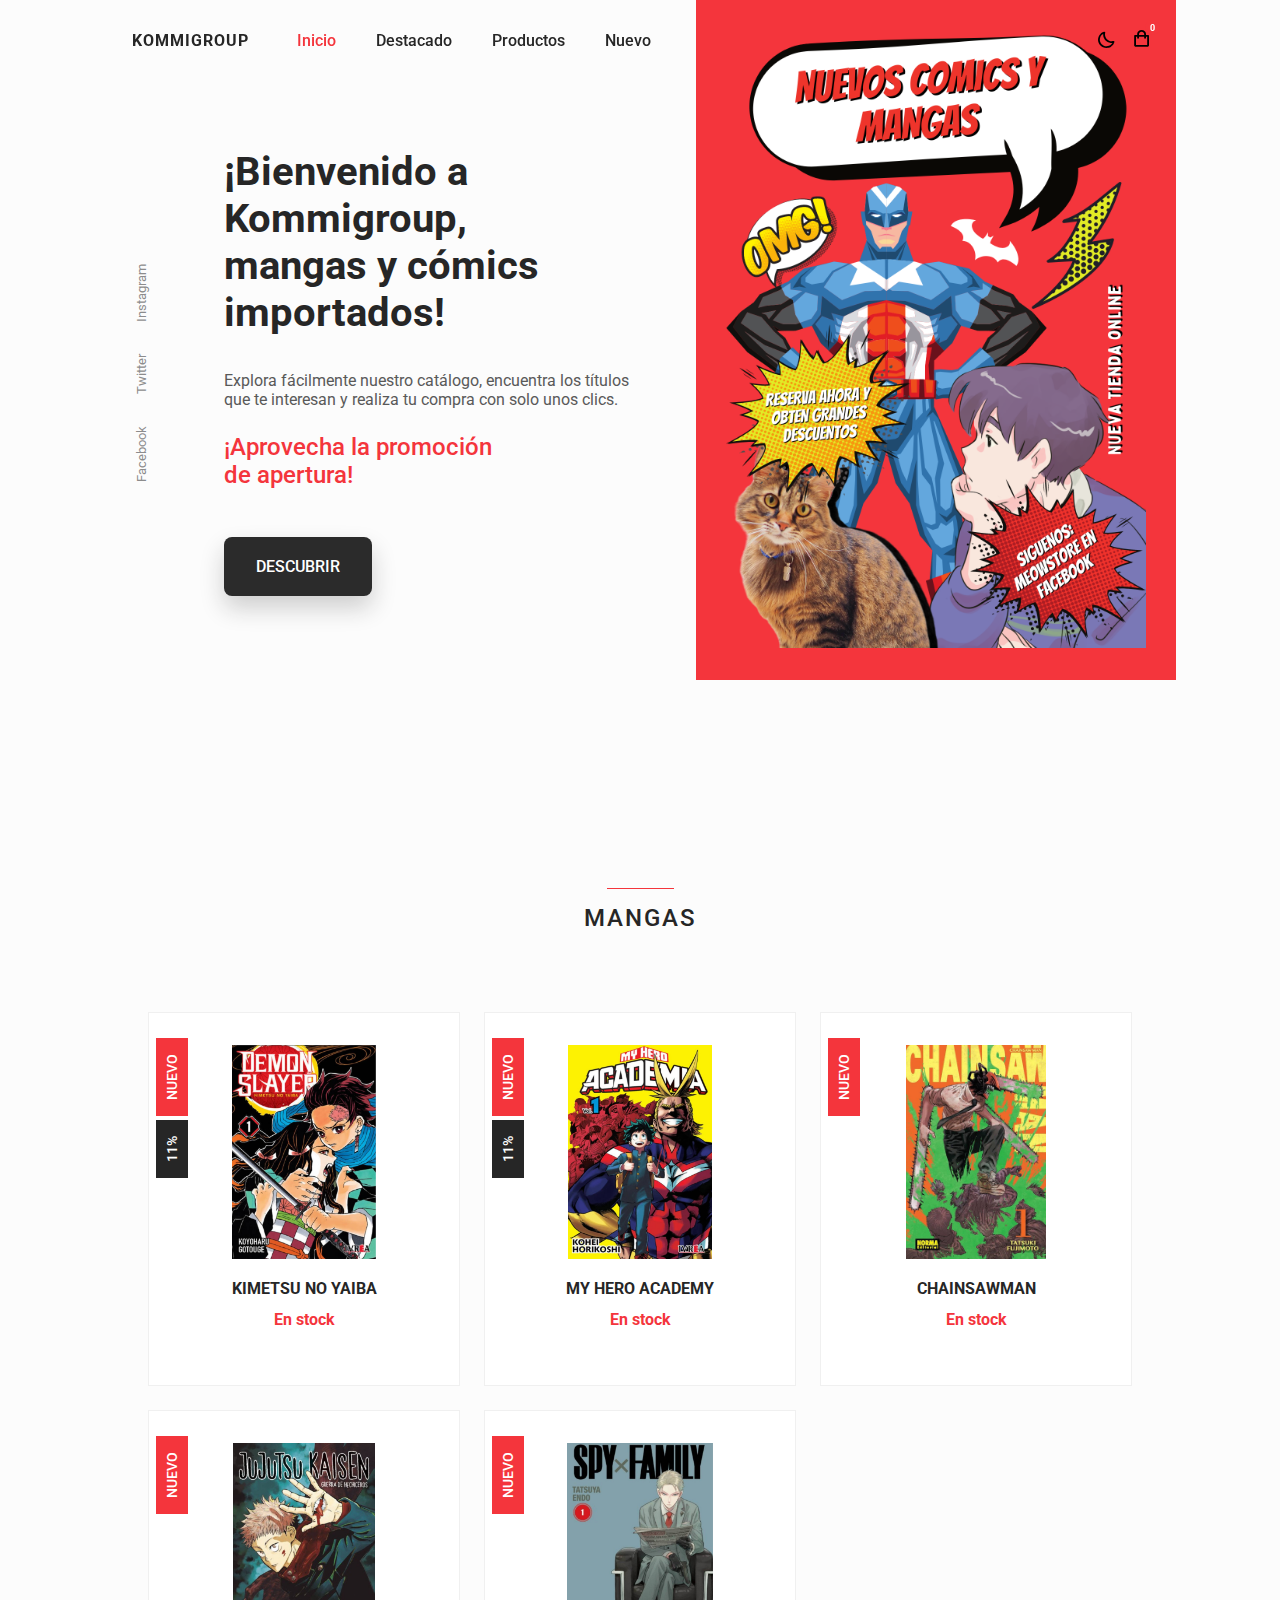
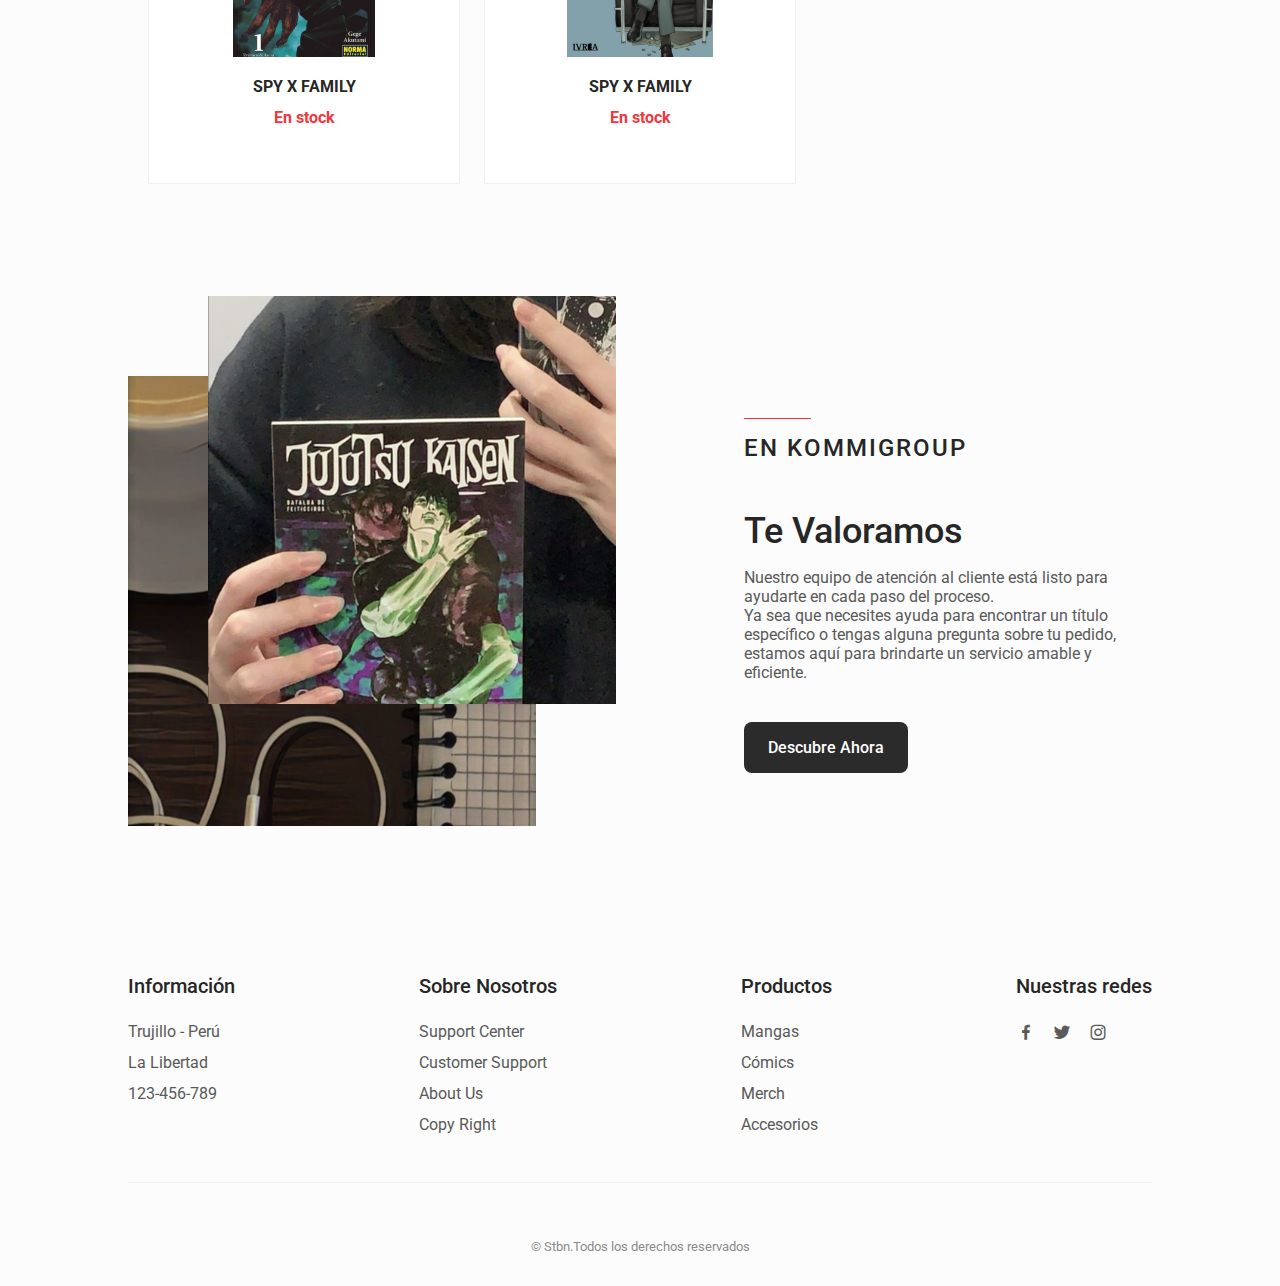
<file: index.html>
<!DOCTYPE html>
<html lang="en">

<head>
    <meta charset="UTF-8">
    <meta name="viewport" content="width=device-width, initial-scale=1.0">
    <!--=============== BOXICONS ===============-->
    <link rel="stylesheet" href="https://cdn.jsdelivr.net/npm/boxicons@latest/css/boxicons.min.css">
    <!--=============== CSS ===============-->
    <link rel="stylesheet" href="assets/css/styles.css">
    <!--=============== FAVICON ===============-->
    <link rel="shortcut icon" href="assets/img/check-shield-regular-24.png" type="image/x-icon">
    <title>KOMMISTORE</title>

    <!-- Para actualizar el proyecto 

    git add .
    git commit -m "Actualización del proyecto"
    git push origin main -->



</head>

<body>


    <!--==================== HEADER ====================-->
    <header class="header" id="header">
        <nav class="nav container">
            <a href="index.html" class="nav__logo">
                <i class='nav__logo-icon'></i> KOMMIGROUP
            </a>

            <div class="nav__menu" id="nav-menu">
                <ul class="nav__list">
                    <li class="nav__item">
                        <a href="index.html" class="nav__link active-link">Inicio</a>
                    </li>
                    <li class="nav__item">
                        <a href="#featured" class="nav__link">Destacado</a>
                    </li>
                    <li class="nav__item">
                        <a href="#products" class="nav__link">Productos</a>
                    </li>
                    <li class="nav__item">
                        <a href="#new" class="nav__link">Nuevo</a>
                    </li>
                </ul>

                <div class="nav__close" id="nav-close">
                    <i class='bx bx-x'></i>
                </div>
            </div>

            <div class="nav__btns">
                <!-- Theme change button -->
                <i class='bx bx-moon change-theme' id="theme-button"></i>

                <div class="nav__shop cart__icon" id="cart-shop">
                    <i class='bx bx-shopping-bag '></i>
                    <span class="cart__counter">0</span>
                </div>

                <div class="nav__toggle" id="nav-toggle">
                    <i class='bx bx-grid-alt'></i>
                </div>
        </nav>
    </header>

    <!--==================== CART ====================-->
    <div id="cart" class="cart">
        <div class="cart__header">
            <h2 class="cart__title-center">Carrito de compras</h2>
            <span id="cart-close" class="cart__close"><i class="bx bx-x"></i></span>
        </div>
        <div class="cart__container">
            <!-- Contenido dinámico del carrito -->
        </div>
        <div class="cart__prices">
            <span class="cart__prices-item">0 items</span>
            <span class="cart__prices-total">$0.00</span>
        </div>
        <div class="cart__buy">
            <button id="cart-button" class="cart__button button">Comprar</button>
        </div>
    </div>


    <!--==================== MAIN ====================-->
    <main class="main">
        <!--==================== HOME ====================-->
        <section class="home" id="home">
            <div class="home__container container grid">
                <div class="home__img-bg">
                    <img src="assets/img/@BASTIDASPERU.png" alt="" class="home__img">
                </div>

                <div class="home__social">
                    <a href="https://www.facebook.com/" target="_blank" class="home__social-link">
                        Facebook
                    </a>
                    <a href="https://twitter.com/" target="_blank" class="home__social-link">
                        Twitter
                    </a>
                    <a href="https://www.instagram.com/" target="_blank" class="home__social-link">
                        Instagram
                    </a>
                </div>

                <div class="home__data">
                    <h1 class="home__title">¡Bienvenido a Kommigroup,<br> mangas y cómics importados!</h1>
                    <p class="home__description">
                        <br>
                        Explora fácilmente nuestro catálogo, encuentra los títulos que te interesan y realiza tu compra
                        con solo unos clics.
                    </p>
                    <span class="home__price">¡Aprovecha la promoción <br> de apertura!</span>

                    <div class="home__btns">
                        <!-- <a href="#" class="button button--gray button--small">
                            <del>S/ 200.00</del>
                        </a> -->

                        <button class="button home__button">DESCUBRIR</button>
                    </div>
                </div>
            </div>
        </section>
        <!--==================== FEATURED ====================-->
        <section class="featured section container" id="featured">
            <h2 class="section__title">
                MANGAS
            </h2>

            <div class="featured__container grid">
                <a href="kny.html" class="featured__card">
                    <span class="featured__tag">Nuevo</span>
                    <span class="unnamed__tag">11%</span>

                    <img src="assets/img/kny1.jpeg" alt="" class="featured__img">

                    <div class="featured__data">
                        <h3 class="featured__title">Kimetsu No Yaiba</h3>
                        <span class="featured__price">En stock</span>
                    </div>

                    <button class="button featured__button">RESERVAR</button>
                </a>

                <a href="mha.html" class="featured__card">
                    <span class="featured__tag">Nuevo</span>
                    <span class="unnamed__tag">11%</span>

                    <img src="assets/img/mha1.jpeg" alt="" class="featured__img">

                    <div class="featured__data">
                        <h3 class="featured__title">MY HERO ACADEMY</h3>
                        <span class="featured__price">En stock</span>
                    </div>

                    <button class="button featured__button">RESERVAR</button>
                </a>

                <a href="chsm.html" class="featured__card">
                    <span class="featured__tag">Nuevo</span>
                    <img src="assets/img/ch1.jpeg" alt="" class="featured__img">

                    <div class="featured__data">
                        <h3 class="featured__title">CHAINSAWMAN</h3>
                        <span class="featured__price">En stock</span>
                    </div>

                    <button class="button featured__button">RESERVAR</button>
                </a>

                <a href="jjk.html" class="featured__card">
                    <span class="featured__tag">Nuevo</span>
                    <img src="assets/img/jjk1.jpeg" alt="" class="featured__img">

                    <div class="featured__data">
                        <h3 class="featured__title">SPY x FAMILY</h3>
                        <span class="featured__price">En stock</span>
                    </div>

                    <button class="button featured__button">RESERVAR</button>
                </a>

                <a href="spy.html" class="featured__card">
                    <span class="featured__tag">Nuevo</span>
                    <img src="assets/img/spy1.jpeg" alt="" class="featured__img">

                    <div class="featured__data">
                        <h3 class="featured__title">SPY x FAMILY</h3>
                        <span class="featured__price">En stock</span>
                    </div>

                    <button class="button featured__button">RESERVAR</button>
                </a>
            </div>
        </section>
        <!--==================== STORY ====================-->
        <section class="story section container">
            <div class="story__container grid">
                <div class="story__data">
                    <h2 class="section__title story__section-title">
                        En Kommigroup
                    </h2>

                    <h1 class="story__title">
                         Te Valoramos 
                    </h1>

                    <p class="story__description">
                        Nuestro equipo de atención al cliente está listo para ayudarte en cada paso del proceso.
                        <br> 
                        Ya sea que necesites ayuda para encontrar un título específico o tengas alguna 
                        pregunta sobre tu pedido, estamos aquí para brindarte un servicio amable y eficiente.
                    </p>

                    <a href="#featured" class="button button--small">Descubre Ahora</a>
                </div>

                <div class="story__images">
                    <img src="assets/img/bnr3.png" alt="" class="story__img">
                    <!-- <div class="story__square"></div> -->

                    <img src="assets/img/bn43.png" alt="" class="story__square">
                </div>
            </div>
        </section>


    </main>
    <!--==================== FOOTER ====================-->
    <footer class="footer section">
        <div class="footer__container container grid">
            <div class="footer__content">
                <h3 class="footer__title">Información</h3>

                <ul class="footer__list">
                    <li>Trujillo - Perú</li>
                    <li>La Libertad</li>
                    <li>123-456-789</li>
                </ul>
            </div>
            <div class="footer__content">
                <h3 class="footer__title">Sobre Nosotros</h3>

                <ul class="footer__links">
                    <li>
                        <a href="#" class="footer__link">Support Center</a>
                    </li>
                    <li>
                        <a href="#" class="footer__link">Customer Support</a>
                    </li>
                    <li>
                        <a href="#" class="footer__link">About Us</a>
                    </li>
                    <li>
                        <a href="#" class="footer__link">Copy Right</a>
                    </li>
                </ul>
            </div>

            <div class="footer__content">
                <h3 class="footer__title">Productos</h3>

                <ul class="footer__links">
                    <li>
                        <a href="#" class="footer__link">Mangas</a>
                    </li>
                    <li>
                        <a href="#" class="footer__link">Cómics</a>
                    </li>
                    <li>
                        <a href="#" class="footer__link">Merch</a>
                    </li>
                    <li>
                        <a href="#" class="footer__link">Accesorios</a>
                    </li>
                </ul>
            </div>

            <div class="footer__content">
                <h3 class="footer__title">Nuestras redes</h3>

                <ul class="footer__social">
                    <a href="https://www.facebook.com/" target="_blank" class="footer__social-link">
                        <i class='bx bxl-facebook'></i>
                    </a>

                    <a href="https://twitter.com/" target="_blank" class="footer__social-link">
                        <i class='bx bxl-twitter'></i>
                    </a>

                    <a href="https://www.instagram.com/" target="_blank" class="footer__social-link">
                        <i class='bx bxl-instagram'></i>
                    </a>
                </ul>
            </div>
        </div>

        <span class="footer__copy">&#169; Stbn.Todos los derechos reservados</span>
    </footer>

    <!--=============== MAIN JS ===============-->
    <script src="assets/javascript/main.js"></script>

</body>

</html>
</file>
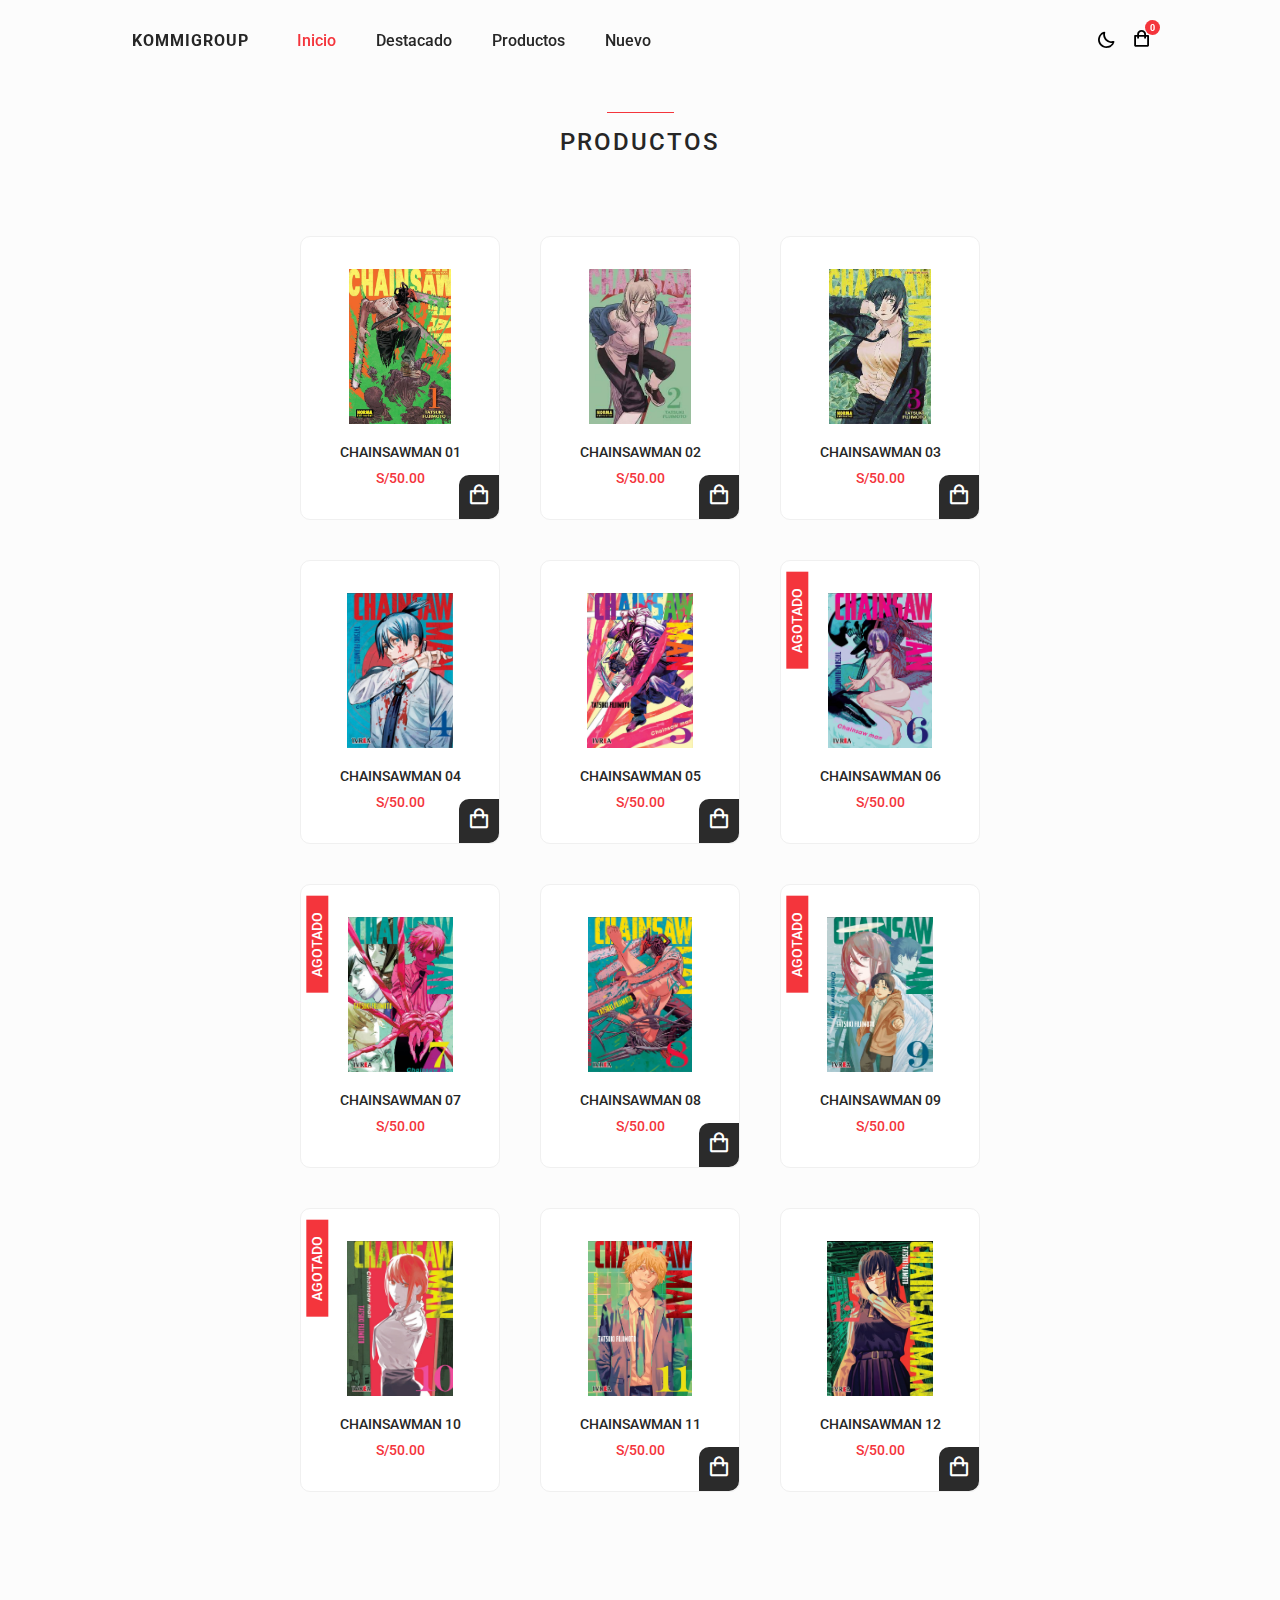
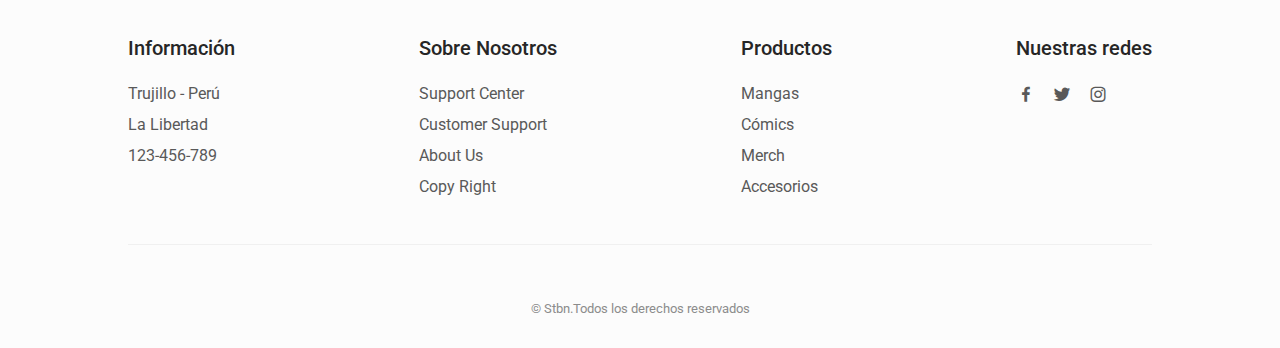
<file: chsm.html>
<!DOCTYPE html>
<html lang="en">

<head>
    <meta charset="UTF-8">
    <meta name="viewport" content="width=device-width, initial-scale=1.0">
    <!--=============== BOXICONS ===============-->
    <link rel="stylesheet" href="https://cdn.jsdelivr.net/npm/boxicons@latest/css/boxicons.min.css">
    <!--=============== CSS ===============-->
    <link rel="stylesheet" href="assets/css/styles.css">
    <!--=============== FAVICON ===============-->
    <link rel="shortcut icon" href="assets/img/check-shield-regular-24.png" type="image/x-icon">
    <title>KOMMISTORE</title>
</head>

<body>


    <!--==================== HEADER ====================-->
    <header class="header" id="header">
        <nav class="nav container">
            <a href="index.html" class="nav__logo">
                <i class='nav__logo-icon'></i> KOMMIGROUP
            </a>

            <div class="nav__menu" id="nav-menu">
                <ul class="nav__list">
                    <li class="nav__item">
                        <a href="index.html" class="nav__link active-link">Inicio</a>
                    </li>
                    <li class="nav__item">
                        <a href="#featured" class="nav__link">Destacado</a>
                    </li>
                    <li class="nav__item">
                        <a href="#products" class="nav__link">Productos</a>
                    </li>
                    <li class="nav__item">
                        <a href="#new" class="nav__link">Nuevo</a>
                    </li>
                </ul>

                <div class="nav__close" id="nav-close">
                    <i class='bx bx-x'></i>
                </div>
            </div>

            <div class="nav__btns">
                <!-- Theme change button -->
                <i class='bx bx-moon change-theme' id="theme-button"></i>

                <div class="nav__shop cart__icon" id="cart-shop">
                    <i class='bx bx-shopping-bag '></i>
                    <span class="cart__counter">0</span>
                </div>

                <div class="nav__toggle" id="nav-toggle">
                    <i class='bx bx-grid-alt'></i>
                </div>
        </nav>
    </header>

    <!--==================== CART ====================-->
    <div id="cart" class="cart">
        <div class="cart__header">
            <h2 class="cart__title-center">Carrito de compras</h2>
            <span id="cart-close" class="cart__close"><i class="bx bx-x"></i></span>
        </div>
        <div class="cart__container">
            <!-- Contenido dinámico del carrito -->
        </div>
        <div class="cart__prices">
            <span class="cart__prices-item">0 items</span>
            <span class="cart__prices-total">$0.00</span>
        </div>
        <div class="cart__buy">
            <button id="cart-button" class="cart__button button">Comprar</button>
        </div>
    </div>


    <!--==================== MAIN ====================-->
    <main class="main">

        <!--==================== PRODUCTS ====================-->
        <section class="products section container" id="products">
            <h2 class="section__title">
                Productos
            </h2>

            <div class="products__container grid">
                <article class="products__card">
                    <img src="assets/img/ch1.jpeg" alt="" class="products__img">

                    <h3 class="products__title">CHAINSAWMAN 01</h3>
                    <span class="products__price">S/50.00</span>

                    <button class="products__button">
                        <i class='bx bx-shopping-bag'></i>
                    </button>
                </article>

                <article class="products__card">
                    <img src="assets/img/ch2.jpeg" alt="" class="products__img">

                    <h3 class="products__title">CHAINSAWMAN 02</h3>
                    <span class="products__price">S/50.00</span>

                    <button class="products__button">
                        <i class='bx bx-shopping-bag'></i>
                    </button>
                </article>

                <article class="products__card">
                    <img src="assets/img/ch3.jpeg" alt="" class="products__img">

                    <h3 class="products__title">CHAINSAWMAN 03</h3>
                    <span class="products__price">S/50.00</span>

                    <button class="products__button">
                        <i class='bx bx-shopping-bag'></i>
                    </button>
                </article>

                <article class="products__card">
                    <img src="assets/img/ch4.jpeg" alt="" class="products__img">

                    <h3 class="products__title">CHAINSAWMAN 04</h3>
                    <span class="products__price">S/50.00</span>

                    <button class="products__button">
                        <i class='bx bx-shopping-bag'></i>
                    </button>
                </article>

                <article class="products__card">
                    <img src="assets/img/ch5.jpeg" alt="" class="products__img">

                    <h3 class="products__title">CHAINSAWMAN 05</h3>
                    <span class="products__price">S/50.00</span>

                    <button class="products__button">
                        <i class='bx bx-shopping-bag'></i>
                    </button>
                </article>

                <article class="products__card">
                    <span class="product__tag">Agotado</span>

                    <img src="assets/img/ch6.jpeg" alt="" class="products__img">

                    <h3 class="products__title">CHAINSAWMAN 06</h3>
                    <span class="products__price">S/50.00</span>

                    <!-- <button class="products__button">
                        <i class='bx bx-shopping-bag'></i>
                    </button> -->
                </article>

                <article class="products__card">
                    <span class="product__tag">Agotado</span>

                    <img src="assets/img/ch7.jpeg" alt="" class="products__img">

                    <h3 class="products__title">CHAINSAWMAN 07</h3>
                    <span class="products__price">S/50.00</span>

                    <!-- <button class="products__button">
                        <i class='bx bx-shopping-bag'></i>
                    </button> -->
                </article>

                <article class="products__card">
                    <img src="assets/img/ch8.jpeg" alt="" class="products__img">

                    <h3 class="products__title">CHAINSAWMAN 08</h3>
                    <span class="products__price">S/50.00</span>

                    <button class="products__button">
                        <i class='bx bx-shopping-bag'></i>
                    </button>
                </article>

                <article class="products__card">
                    <span class="product__tag">Agotado</span>

                    <img src="assets/img/ch9.jpeg" alt="" class="products__img">

                    <h3 class="products__title">CHAINSAWMAN 09</h3>
                    <span class="products__price">S/50.00</span>

                    <!-- <button class="products__button">
                        <i class='bx bx-shopping-bag'></i>
                    </button> -->
                </article>

                <article class="products__card">
                    <span class="product__tag">Agotado</span>

                    <img src="assets/img/ch10.jpeg" alt="" class="products__img">

                    <h3 class="products__title">CHAINSAWMAN 10</h3>
                    <span class="products__price">S/50.00</span>

                    <!-- <button class="products__button">
                        <i class='bx bx-shopping-bag'></i>
                    </button> -->
                </article>

                <article class="products__card">
                    <img src="assets/img/ch11.jpeg" alt="" class="products__img">

                    <h3 class="products__title">CHAINSAWMAN 11</h3>
                    <span class="products__price">S/50.00</span>

                    <button class="products__button">
                        <i class='bx bx-shopping-bag'></i>
                    </button>
                </article>

                <article class="products__card">
                    <img src="assets/img/ch12.jpeg" alt="" class="products__img">

                    <h3 class="products__title">CHAINSAWMAN 12</h3>
                    <span class="products__price">S/50.00</span>

                    <button class="products__button">
                        <i class='bx bx-shopping-bag'></i>
                    </button>
                </article>
            </div>
        </section>


    </main>
    <!--==================== FOOTER ====================-->
    <footer class="footer section">
        <div class="footer__container container grid">
            <div class="footer__content">
                <h3 class="footer__title">Información</h3>

                <ul class="footer__list">
                    <li>Trujillo - Perú</li>
                    <li>La Libertad</li>
                    <li>123-456-789</li>
                </ul>
            </div>
            <div class="footer__content">
                <h3 class="footer__title">Sobre Nosotros</h3>

                <ul class="footer__links">
                    <li>
                        <a href="#" class="footer__link">Support Center</a>
                    </li>
                    <li>
                        <a href="#" class="footer__link">Customer Support</a>
                    </li>
                    <li>
                        <a href="#" class="footer__link">About Us</a>
                    </li>
                    <li>
                        <a href="#" class="footer__link">Copy Right</a>
                    </li>
                </ul>
            </div>

            <div class="footer__content">
                <h3 class="footer__title">Productos</h3>

                <ul class="footer__links">
                    <li>
                        <a href="#" class="footer__link">Mangas</a>
                    </li>
                    <li>
                        <a href="#" class="footer__link">Cómics</a>
                    </li>
                    <li>
                        <a href="#" class="footer__link">Merch</a>
                    </li>
                    <li>
                        <a href="#" class="footer__link">Accesorios</a>
                    </li>
                </ul>
            </div>

            <div class="footer__content">
                <h3 class="footer__title">Nuestras redes</h3>

                <ul class="footer__social">
                    <a href="https://www.facebook.com/" target="_blank" class="footer__social-link">
                        <i class='bx bxl-facebook'></i>
                    </a>

                    <a href="https://twitter.com/" target="_blank" class="footer__social-link">
                        <i class='bx bxl-twitter'></i>
                    </a>

                    <a href="https://www.instagram.com/" target="_blank" class="footer__social-link">
                        <i class='bx bxl-instagram'></i>
                    </a>
                </ul>
            </div>
        </div>

        <span class="footer__copy">&#169; Stbn.Todos los derechos reservados</span>
    </footer>

    <!--=============== MAIN JS ===============-->
    <script src="assets/javascript/main.js"></script>

</body>

</html>
</file>
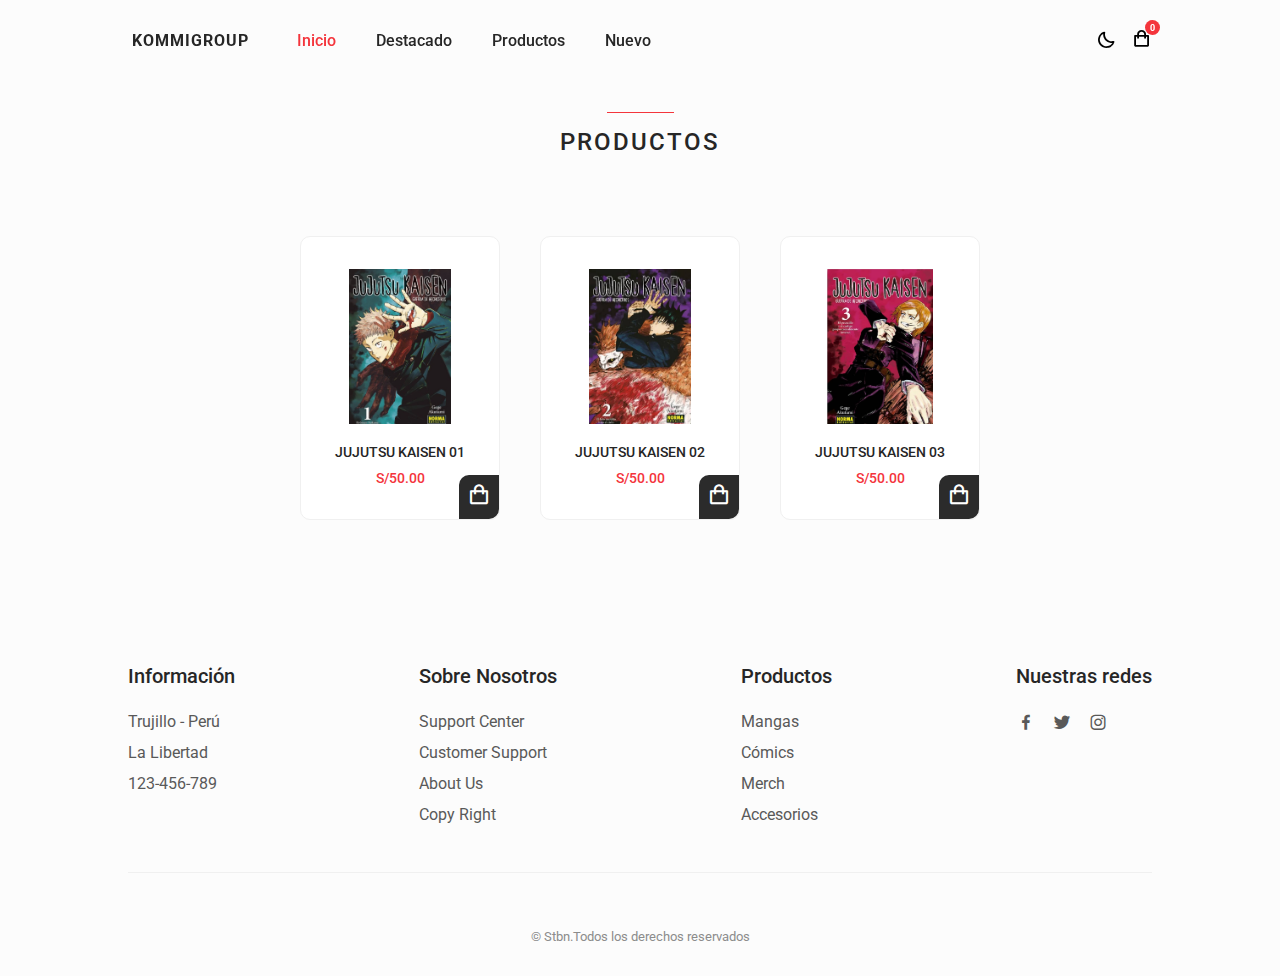
<file: jjk.html>
<!DOCTYPE html>
<html lang="en">

<head>
    <meta charset="UTF-8">
    <meta name="viewport" content="width=device-width, initial-scale=1.0">
    <!--=============== BOXICONS ===============-->
    <link rel="stylesheet" href="https://cdn.jsdelivr.net/npm/boxicons@latest/css/boxicons.min.css">
    <!--=============== CSS ===============-->
    <link rel="stylesheet" href="assets/css/styles.css">
    <!--=============== FAVICON ===============-->
    <link rel="shortcut icon" href="assets/img/check-shield-regular-24.png" type="image/x-icon">
    <title>KOMMISTORE</title>
</head>

<body>


    <!--==================== HEADER ====================-->
    <header class="header" id="header">
        <nav class="nav container">
            <a href="index.html" class="nav__logo">
                <i class='nav__logo-icon'></i> KOMMIGROUP
            </a>

            <div class="nav__menu" id="nav-menu">
                <ul class="nav__list">
                    <li class="nav__item">
                        <a href="index.html" class="nav__link active-link">Inicio</a>
                    </li>
                    <li class="nav__item">
                        <a href="#featured" class="nav__link">Destacado</a>
                    </li>
                    <li class="nav__item">
                        <a href="#products" class="nav__link">Productos</a>
                    </li>
                    <li class="nav__item">
                        <a href="#new" class="nav__link">Nuevo</a>
                    </li>
                </ul>

                <div class="nav__close" id="nav-close">
                    <i class='bx bx-x'></i>
                </div>
            </div>

            <div class="nav__btns">
                <!-- Theme change button -->
                <i class='bx bx-moon change-theme' id="theme-button"></i>

                <div class="nav__shop cart__icon" id="cart-shop">
                    <i class='bx bx-shopping-bag '></i>
                    <span class="cart__counter">0</span>
                </div>

                <div class="nav__toggle" id="nav-toggle">
                    <i class='bx bx-grid-alt'></i>
                </div>
        </nav>
    </header>

    <!--==================== CART ====================-->
    <div id="cart" class="cart">
        <div class="cart__header">
            <h2 class="cart__title-center">Carrito de compras</h2>
            <span id="cart-close" class="cart__close"><i class="bx bx-x"></i></span>
        </div>
        <div class="cart__container">
            <!-- Contenido dinámico del carrito -->
        </div>
        <div class="cart__prices">
            <span class="cart__prices-item">0 items</span>
            <span class="cart__prices-total">$0.00</span>
        </div>
        <div class="cart__buy">
            <button id="cart-button" class="cart__button button">Comprar</button>
        </div>
    </div>


    <!--==================== MAIN ====================-->
    <main class="main">
        

        <!--==================== PRODUCTS ====================-->
        <section class="products section container" id="products">
            <h2 class="section__title">
                Productos
            </h2>

            <div class="products__container grid">

                <article class="products__card">
                    <img src="assets/img/jjk1.jpeg" alt="" class="products__img">

                    <h3 class="products__title">JUJUTSU KAISEN 01</h3>
                    <span class="products__price">S/50.00</span>

                    <button class="products__button">
                        <i class='bx bx-shopping-bag'></i>
                    </button>
                </article>

                <article class="products__card">
                    <img src="assets/img/jjk2.jpeg" alt="" class="products__img">

                    <h3 class="products__title">JUJUTSU KAISEN 02</h3>
                    <span class="products__price">S/50.00</span>

                    <button class="products__button">
                        <i class='bx bx-shopping-bag'></i>
                    </button>
                </article>

                <article class="products__card">
                    <img src="assets/img/jjk3.jpeg" alt="" class="products__img">

                    <h3 class="products__title">JUJUTSU KAISEN 03</h3>
                    <span class="products__price">S/50.00</span>

                    <button class="products__button">
                        <i class='bx bx-shopping-bag'></i>
                    </button>
                </article>





            </div>
        </section>


    </main>
    <!--==================== FOOTER ====================-->
    <footer class="footer section">
        <div class="footer__container container grid">
            <div class="footer__content">
                <h3 class="footer__title">Información</h3>

                <ul class="footer__list">
                    <li>Trujillo - Perú</li>
                    <li>La Libertad</li>
                    <li>123-456-789</li>
                </ul>
            </div>
            <div class="footer__content">
                <h3 class="footer__title">Sobre Nosotros</h3>

                <ul class="footer__links">
                    <li>
                        <a href="#" class="footer__link">Support Center</a>
                    </li>
                    <li>
                        <a href="#" class="footer__link">Customer Support</a>
                    </li>
                    <li>
                        <a href="#" class="footer__link">About Us</a>
                    </li>
                    <li>
                        <a href="#" class="footer__link">Copy Right</a>
                    </li>
                </ul>
            </div>

            <div class="footer__content">
                <h3 class="footer__title">Productos</h3>

                <ul class="footer__links">
                    <li>
                        <a href="#" class="footer__link">Mangas</a>
                    </li>
                    <li>
                        <a href="#" class="footer__link">Cómics</a>
                    </li>
                    <li>
                        <a href="#" class="footer__link">Merch</a>
                    </li>
                    <li>
                        <a href="#" class="footer__link">Accesorios</a>
                    </li>
                </ul>
            </div>

            <div class="footer__content">
                <h3 class="footer__title">Nuestras redes</h3>

                <ul class="footer__social">
                    <a href="https://www.facebook.com/" target="_blank" class="footer__social-link">
                        <i class='bx bxl-facebook'></i>
                    </a>

                    <a href="https://twitter.com/" target="_blank" class="footer__social-link">
                        <i class='bx bxl-twitter'></i>
                    </a>

                    <a href="https://www.instagram.com/" target="_blank" class="footer__social-link">
                        <i class='bx bxl-instagram'></i>
                    </a>
                </ul>
            </div>
        </div>

        <span class="footer__copy">&#169; Stbn.Todos los derechos reservados</span>
    </footer>

    <!--=============== MAIN JS ===============-->
    <script src="assets/javascript/main.js"></script>

</body>

</html>
</file>
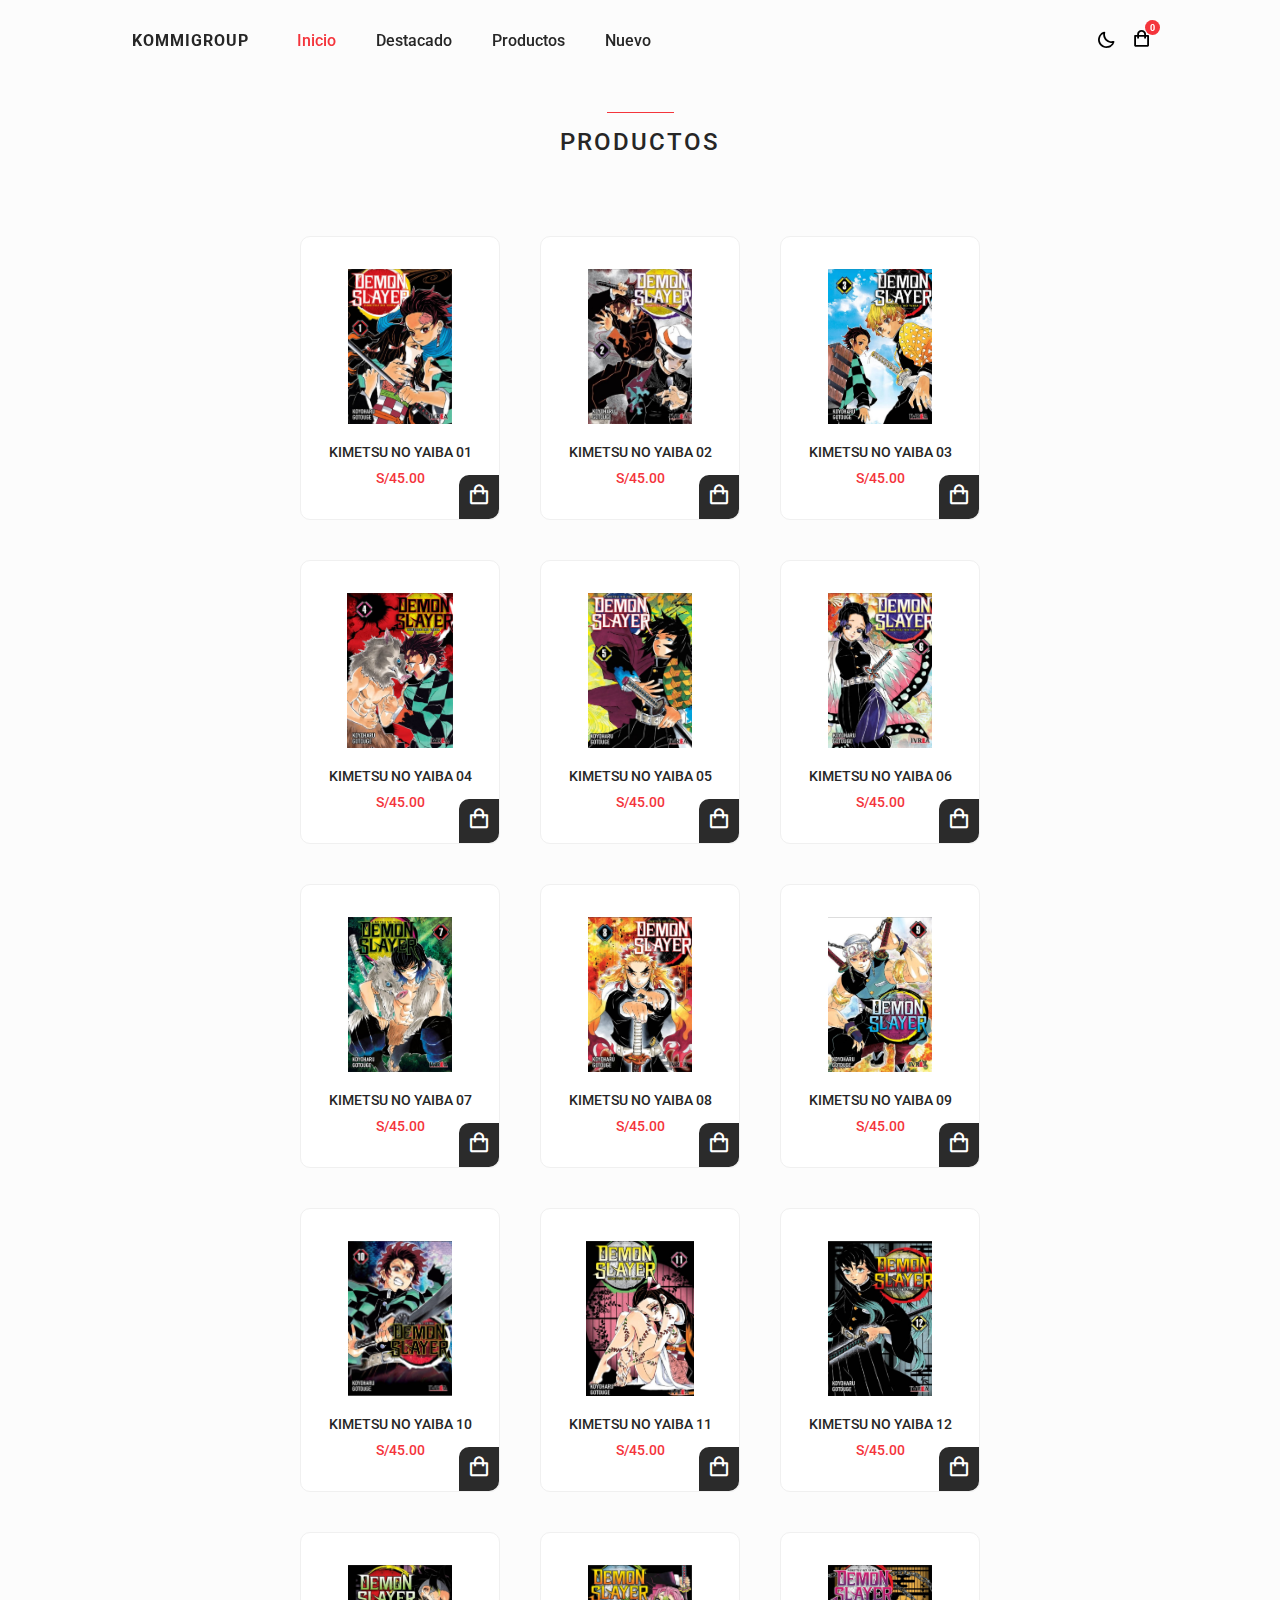
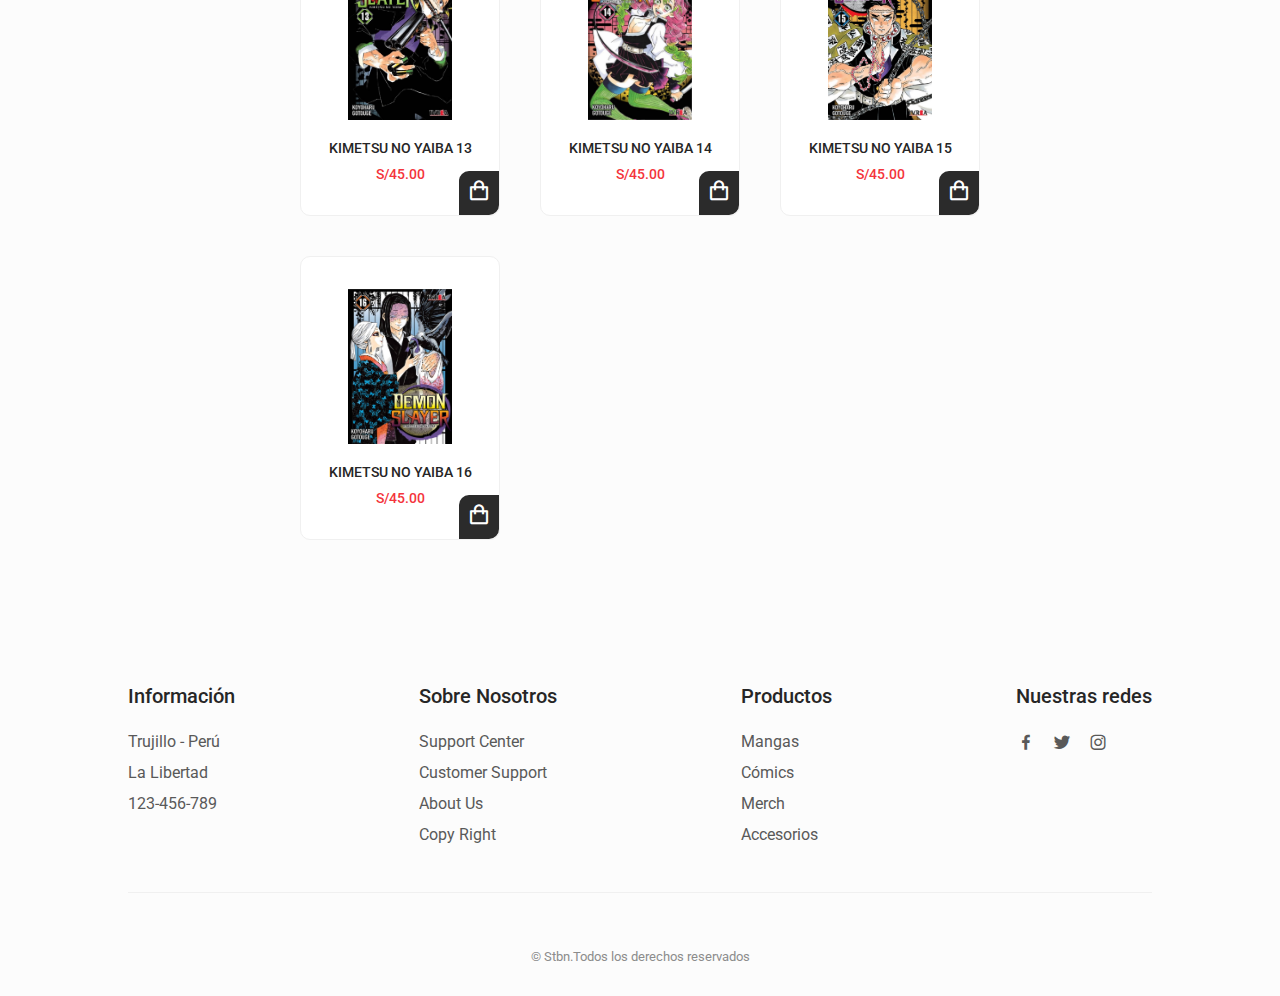
<file: kny.html>
<!DOCTYPE html>
<html lang="en">

<head>
    <meta charset="UTF-8">
    <meta name="viewport" content="width=device-width, initial-scale=1.0">
    <!--=============== BOXICONS ===============-->
    <link rel="stylesheet" href="https://cdn.jsdelivr.net/npm/boxicons@latest/css/boxicons.min.css">
    <!--=============== CSS ===============-->
    <link rel="stylesheet" href="assets/css/styles.css">
    <!--=============== FAVICON ===============-->
    <link rel="shortcut icon" href="assets/img/check-shield-regular-24.png" type="image/x-icon">
    <title>KOMMISTORE</title>
</head>

<body>


    <!--==================== HEADER ====================-->
    <header class="header" id="header">
        <nav class="nav container">
            <a href="index.html" class="nav__logo">
                <i class='nav__logo-icon'></i> KOMMIGROUP
            </a>

            <div class="nav__menu" id="nav-menu">
                <ul class="nav__list">
                    <li class="nav__item">
                        <a href="index.html" class="nav__link active-link">Inicio</a>
                    </li>
                    <li class="nav__item">
                        <a href="#featured" class="nav__link">Destacado</a>
                    </li>
                    <li class="nav__item">
                        <a href="#products" class="nav__link">Productos</a>
                    </li>
                    <li class="nav__item">
                        <a href="#new" class="nav__link">Nuevo</a>
                    </li>
                </ul>

                <div class="nav__close" id="nav-close">
                    <i class='bx bx-x'></i>
                </div>
            </div>

            <div class="nav__btns">
                <!-- Theme change button -->
                <i class='bx bx-moon change-theme' id="theme-button"></i>

                <div class="nav__shop cart__icon" id="cart-shop">
                    <i class='bx bx-shopping-bag '></i>
                    <span class="cart__counter">0</span>
                </div>

                <div class="nav__toggle" id="nav-toggle">
                    <i class='bx bx-grid-alt'></i>
                </div>
        </nav>
    </header>

    <!--==================== CART ====================-->
    <div id="cart" class="cart">
        <div class="cart__header">
            <h2 class="cart__title-center">Carrito de compras</h2>
            <span id="cart-close" class="cart__close"><i class="bx bx-x"></i></span>
        </div>
        <div class="cart__container">
            <!-- Contenido dinámico del carrito -->
        </div>
        <div class="cart__prices">
            <span class="cart__prices-item">0 items</span>
            <span class="cart__prices-total">$0.00</span>
        </div>
        <div class="cart__buy">
            <button id="cart-button" class="cart__button button">Comprar</button>
        </div>
    </div>


    <!--==================== MAIN ====================-->
    <main class="main">

        <!--==================== PRODUCTS ====================-->
        <section class="products section container" id="products">
            <h2 class="section__title">
                Productos
            </h2>

            <div class="products__container grid">

                <article class="products__card">
                    <img src="assets/img/kny1.jpeg" alt="" class="products__img">

                    <h3 class="products__title">KIMETSU NO YAIBA 01</h3>
                    <span class="products__price">S/45.00</span>

                    <button class="products__button">
                        <i class='bx bx-shopping-bag'></i>
                    </button>
                </article>

                <article class="products__card">
                    <img src="assets/img/kny2.jpeg" alt="" class="products__img">

                    <h3 class="products__title">KIMETSU NO YAIBA 02</h3>
                    <span class="products__price">S/45.00</span>

                    <button class="products__button">
                        <i class='bx bx-shopping-bag'></i>
                    </button>
                </article>

                <article class="products__card">
                    <img src="assets/img/kny3.jpeg" alt="" class="products__img">

                    <h3 class="products__title">KIMETSU NO YAIBA 03</h3>
                    <span class="products__price">S/45.00</span>

                    <button class="products__button">
                        <i class='bx bx-shopping-bag'></i>
                    </button>
                </article>

                <article class="products__card">
                    <img src="assets/img/kny4.jpeg" alt="" class="products__img">

                    <h3 class="products__title">KIMETSU NO YAIBA 04</h3>
                    <span class="products__price">S/45.00</span>

                    <button class="products__button">
                        <i class='bx bx-shopping-bag'></i>
                    </button>
                </article>

                <article class="products__card">
                    <img src="assets/img/kny5.jpeg" alt="" class="products__img">

                    <h3 class="products__title">KIMETSU NO YAIBA 05</h3>
                    <span class="products__price">S/45.00</span>

                    <button class="products__button">
                        <i class='bx bx-shopping-bag'></i>
                    </button>
                </article>

                <article class="products__card">
                    <img src="assets/img/kny6.jpeg" alt="" class="products__img">

                    <h3 class="products__title">KIMETSU NO YAIBA 06</h3>
                    <span class="products__price">S/45.00</span>

                    <button class="products__button">
                        <i class='bx bx-shopping-bag'></i>
                    </button>
                </article>

                <article class="products__card">
                    <img src="assets/img/kny7.jpeg" alt="" class="products__img">

                    <h3 class="products__title">KIMETSU NO YAIBA 07</h3>
                    <span class="products__price">S/45.00</span>

                    <button class="products__button">
                        <i class='bx bx-shopping-bag'></i>
                    </button>
                </article>

                <article class="products__card">
                    <img src="assets/img/kny8.jpeg" alt="" class="products__img">

                    <h3 class="products__title">KIMETSU NO YAIBA 08</h3>
                    <span class="products__price">S/45.00</span>

                    <button class="products__button">
                        <i class='bx bx-shopping-bag'></i>
                    </button>
                </article>

                <article class="products__card">
                    <img src="assets/img/kny9.jpeg" alt="" class="products__img">

                    <h3 class="products__title">KIMETSU NO YAIBA 09</h3>
                    <span class="products__price">S/45.00</span>

                    <button class="products__button">
                        <i class='bx bx-shopping-bag'></i>
                    </button>
                </article>


                <article class="products__card">
                    <img src="assets/img/kny10.jpeg" alt="" class="products__img">

                    <h3 class="products__title">KIMETSU NO YAIBA 10</h3>
                    <span class="products__price">S/45.00</span>

                    <button class="products__button">
                        <i class='bx bx-shopping-bag'></i>
                    </button>
                </article>

                <article class="products__card">
                    <img src="assets/img/kny11.jpeg" alt="" class="products__img">

                    <h3 class="products__title">KIMETSU NO YAIBA 11</h3>
                    <span class="products__price">S/45.00</span>

                    <button class="products__button">
                        <i class='bx bx-shopping-bag'></i>
                    </button>
                </article>

                <article class="products__card">
                    <img src="assets/img/kny12.jpeg" alt="" class="products__img">

                    <h3 class="products__title">KIMETSU NO YAIBA 12</h3>
                    <span class="products__price">S/45.00</span>

                    <button class="products__button">
                        <i class='bx bx-shopping-bag'></i>
                    </button>
                </article>


                <article class="products__card">
                    <img src="assets/img/kny13.jpeg" alt="" class="products__img">

                    <h3 class="products__title">KIMETSU NO YAIBA 13</h3>
                    <span class="products__price">S/45.00</span>

                    <button class="products__button">
                        <i class='bx bx-shopping-bag'></i>
                    </button>
                </article>

                <article class="products__card">
                    <img src="assets/img/kny14.jpeg" alt="" class="products__img">

                    <h3 class="products__title">KIMETSU NO YAIBA 14</h3>
                    <span class="products__price">S/45.00</span>

                    <button class="products__button">
                        <i class='bx bx-shopping-bag'></i>
                    </button>
                </article>

                <article class="products__card">
                    <img src="assets/img/kny15.jpeg" alt="" class="products__img">

                    <h3 class="products__title">KIMETSU NO YAIBA 15</h3>
                    <span class="products__price">S/45.00</span>

                    <button class="products__button">
                        <i class='bx bx-shopping-bag'></i>
                    </button>
                </article>

                <article class="products__card">
                    <img src="assets/img/kny16.jpeg" alt="" class="products__img">

                    <h3 class="products__title">KIMETSU NO YAIBA 16</h3>
                    <span class="products__price">S/45.00</span>

                    <button class="products__button">
                        <i class='bx bx-shopping-bag'></i>
                    </button>
                </article>





            </div>
        </section>


    </main>
    <!--==================== FOOTER ====================-->
    <footer class="footer section">
        <div class="footer__container container grid">
            <div class="footer__content">
                <h3 class="footer__title">Información</h3>

                <ul class="footer__list">
                    <li>Trujillo - Perú</li>
                    <li>La Libertad</li>
                    <li>123-456-789</li>
                </ul>
            </div>
            <div class="footer__content">
                <h3 class="footer__title">Sobre Nosotros</h3>

                <ul class="footer__links">
                    <li>
                        <a href="#" class="footer__link">Support Center</a>
                    </li>
                    <li>
                        <a href="#" class="footer__link">Customer Support</a>
                    </li>
                    <li>
                        <a href="#" class="footer__link">About Us</a>
                    </li>
                    <li>
                        <a href="#" class="footer__link">Copy Right</a>
                    </li>
                </ul>
            </div>

            <div class="footer__content">
                <h3 class="footer__title">Productos</h3>

                <ul class="footer__links">
                    <li>
                        <a href="#" class="footer__link">Mangas</a>
                    </li>
                    <li>
                        <a href="#" class="footer__link">Cómics</a>
                    </li>
                    <li>
                        <a href="#" class="footer__link">Merch</a>
                    </li>
                    <li>
                        <a href="#" class="footer__link">Accesorios</a>
                    </li>
                </ul>
            </div>

            <div class="footer__content">
                <h3 class="footer__title">Nuestras redes</h3>

                <ul class="footer__social">
                    <a href="https://www.facebook.com/" target="_blank" class="footer__social-link">
                        <i class='bx bxl-facebook'></i>
                    </a>

                    <a href="https://twitter.com/" target="_blank" class="footer__social-link">
                        <i class='bx bxl-twitter'></i>
                    </a>

                    <a href="https://www.instagram.com/" target="_blank" class="footer__social-link">
                        <i class='bx bxl-instagram'></i>
                    </a>
                </ul>
            </div>
        </div>

        <span class="footer__copy">&#169; Stbn.Todos los derechos reservados</span>
    </footer>
    <!--=============== MAIN JS ===============-->
    <script src="assets/javascript/main.js"></script>

</body>

</html>
</file>
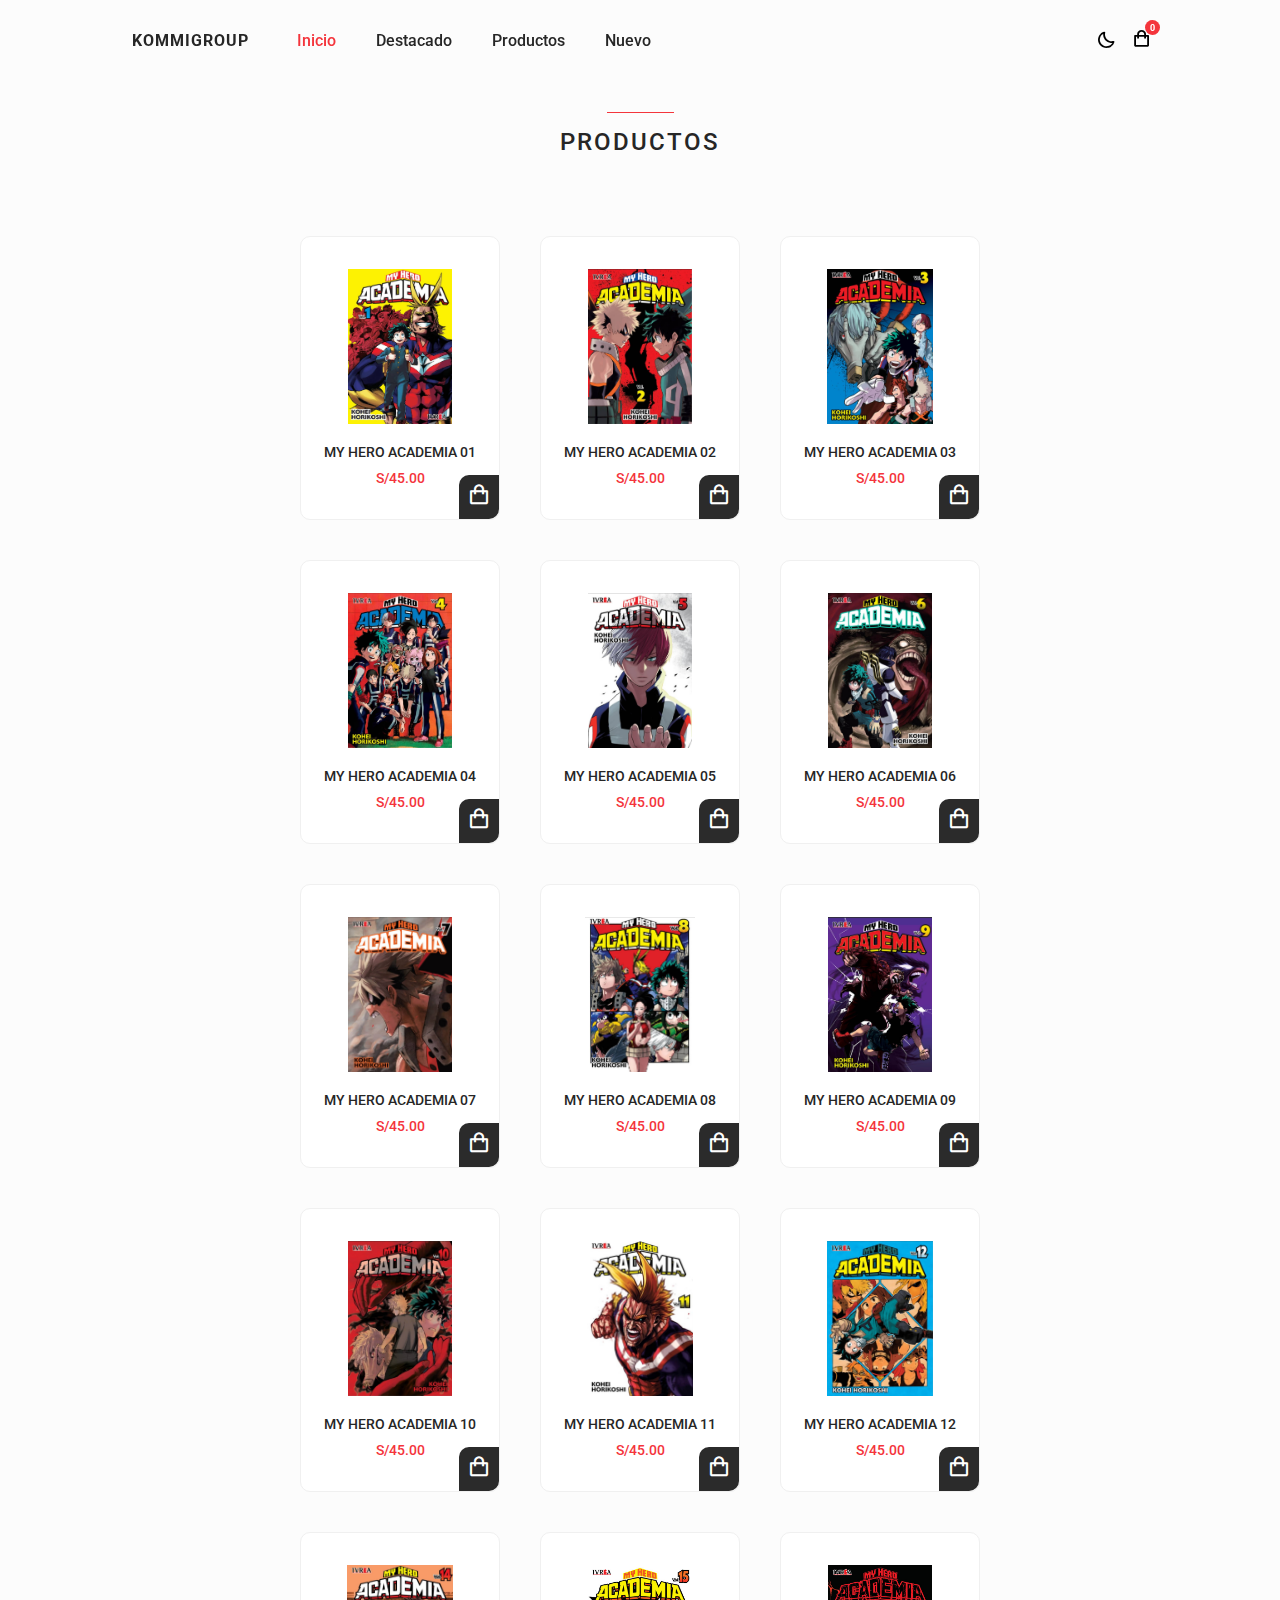
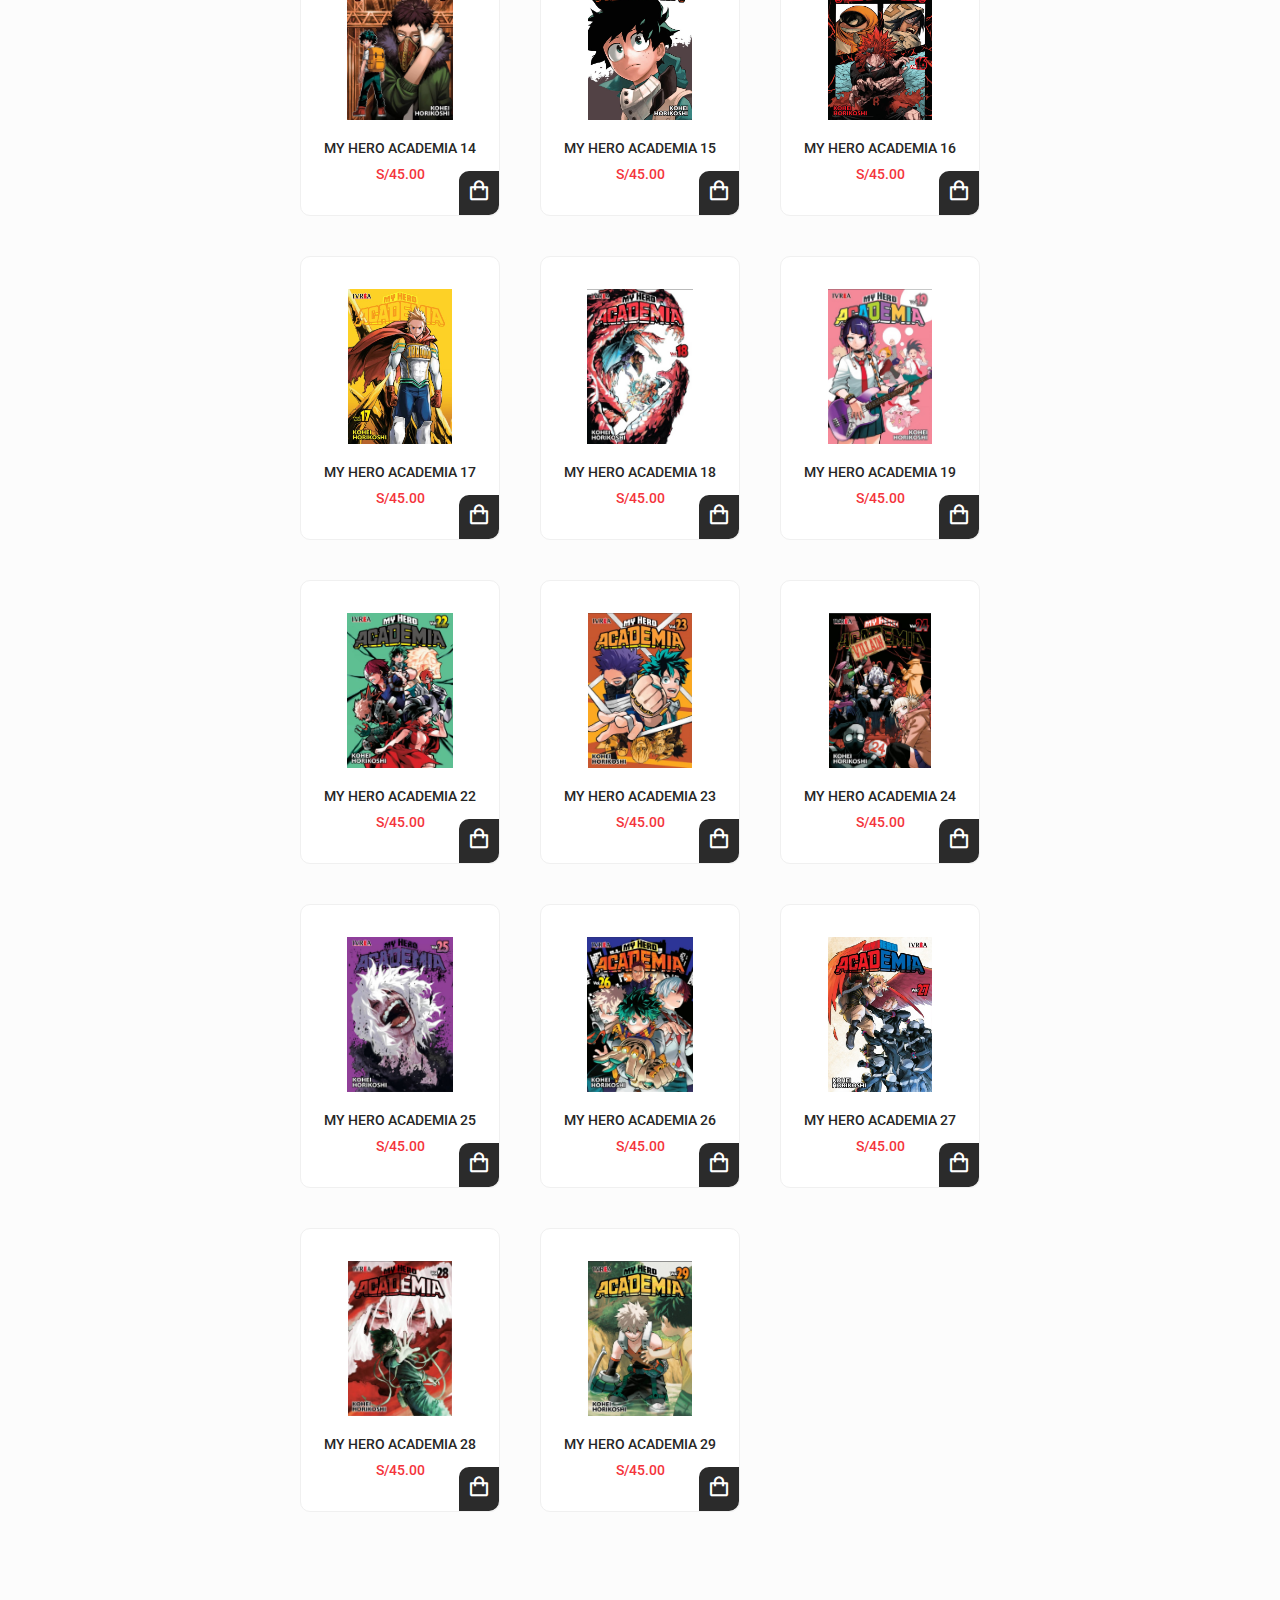
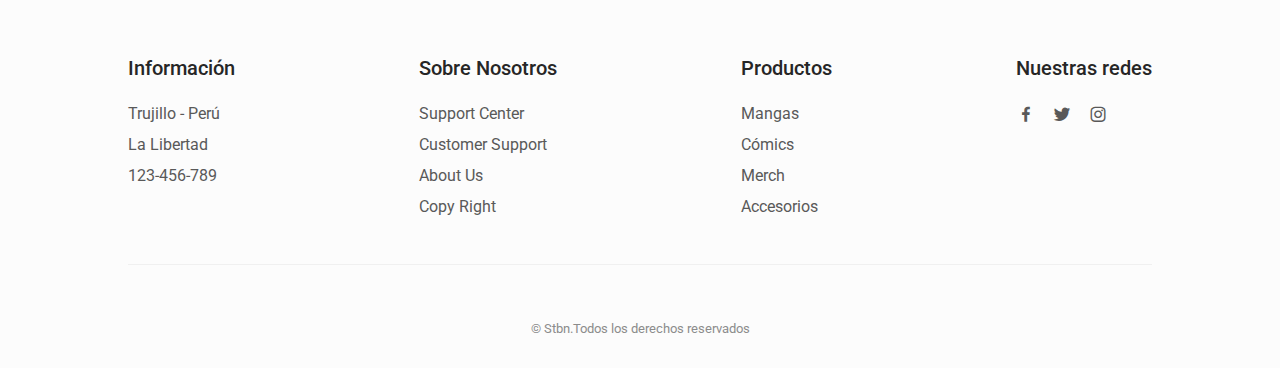
<file: mha.html>
<!DOCTYPE html>
<html lang="en">

<head>
    <meta charset="UTF-8">
    <meta name="viewport" content="width=device-width, initial-scale=1.0">
    <!--=============== BOXICONS ===============-->
    <link rel="stylesheet" href="https://cdn.jsdelivr.net/npm/boxicons@latest/css/boxicons.min.css">
    <!--=============== CSS ===============-->
    <link rel="stylesheet" href="assets/css/styles.css">
    <!--=============== FAVICON ===============-->
    <link rel="shortcut icon" href="assets/img/check-shield-regular-24.png" type="image/x-icon">
    <title>KOMMISTORE</title>
</head>

<body>


    <!--==================== HEADER ====================-->
    <header class="header" id="header">
        <nav class="nav container">
            <a href="index.html" class="nav__logo">
                <i class='nav__logo-icon'></i> KOMMIGROUP
            </a>

            <div class="nav__menu" id="nav-menu">
                <ul class="nav__list">
                    <li class="nav__item">
                        <a href="index.html" class="nav__link active-link">Inicio</a>
                    </li>
                    <li class="nav__item">
                        <a href="#featured" class="nav__link">Destacado</a>
                    </li>
                    <li class="nav__item">
                        <a href="#products" class="nav__link">Productos</a>
                    </li>
                    <li class="nav__item">
                        <a href="#new" class="nav__link">Nuevo</a>
                    </li>
                </ul>

                <div class="nav__close" id="nav-close">
                    <i class='bx bx-x'></i>
                </div>
            </div>

            <div class="nav__btns">
                <!-- Theme change button -->
                <i class='bx bx-moon change-theme' id="theme-button"></i>

                <div class="nav__shop cart__icon" id="cart-shop">
                    <i class='bx bx-shopping-bag '></i>
                    <span class="cart__counter">0</span>
                </div>

                <div class="nav__toggle" id="nav-toggle">
                    <i class='bx bx-grid-alt'></i>
                </div>
        </nav>
    </header>

    <!--==================== CART ====================-->
    <div id="cart" class="cart">
        <div class="cart__header">
            <h2 class="cart__title-center">Carrito de compras</h2>
            <span id="cart-close" class="cart__close"><i class="bx bx-x"></i></span>
        </div>
        <div class="cart__container">
            <!-- Contenido dinámico del carrito -->
        </div>
        <div class="cart__prices">
            <span class="cart__prices-item">0 items</span>
            <span class="cart__prices-total">$0.00</span>
        </div>
        <div class="cart__buy">
            <button id="cart-button" class="cart__button button">Comprar</button>
        </div>
    </div>


    <!--==================== MAIN ====================-->
    <main class="main">
        

        <!--==================== PRODUCTS ====================-->
        <section class="products section container" id="products">
            <h2 class="section__title">
                Productos
            </h2>

            <div class="products__container grid">

                <article class="products__card">
                    <img src="assets/img/mha1.jpeg" alt="" class="products__img">

                    <h3 class="products__title">MY HERO ACADEMIA 01</h3>
                    <span class="products__price">S/45.00</span>

                    <button class="products__button">
                        <i class='bx bx-shopping-bag'></i>
                    </button>
                </article>

                <article class="products__card">
                    <img src="assets/img/mha2.jpeg" alt="" class="products__img">

                    <h3 class="products__title">MY HERO ACADEMIA 02</h3>
                    <span class="products__price">S/45.00</span>

                    <button class="products__button">
                        <i class='bx bx-shopping-bag'></i>
                    </button>
                </article>

                <article class="products__card">
                    <img src="assets/img/mha3.jpeg" alt="" class="products__img">

                    <h3 class="products__title">MY HERO ACADEMIA 03</h3>
                    <span class="products__price">S/45.00</span>

                    <button class="products__button">
                        <i class='bx bx-shopping-bag'></i>
                    </button>
                </article>

                <article class="products__card">
                    <img src="assets/img/mha4.jpeg" alt="" class="products__img">

                    <h3 class="products__title">MY HERO ACADEMIA 04</h3>
                    <span class="products__price">S/45.00</span>

                    <button class="products__button">
                        <i class='bx bx-shopping-bag'></i>
                    </button>
                </article>

                <article class="products__card">
                    <img src="assets/img/mha5.jpeg" alt="" class="products__img">

                    <h3 class="products__title">MY HERO ACADEMIA 05</h3>
                    <span class="products__price">S/45.00</span>

                    <button class="products__button">
                        <i class='bx bx-shopping-bag'></i>
                    </button>
                </article>

                <article class="products__card">
                    <img src="assets/img/mha6.jpeg" alt="" class="products__img">

                    <h3 class="products__title">MY HERO ACADEMIA 06</h3>
                    <span class="products__price">S/45.00</span>

                    <button class="products__button">
                        <i class='bx bx-shopping-bag'></i>
                    </button>
                </article>

                <article class="products__card">
                    <img src="assets/img/mha7.jpeg" alt="" class="products__img">

                    <h3 class="products__title">MY HERO ACADEMIA 07</h3>
                    <span class="products__price">S/45.00</span>

                    <button class="products__button">
                        <i class='bx bx-shopping-bag'></i>
                    </button>
                </article>

                <article class="products__card">
                    <img src="assets/img/mha8.jpeg" alt="" class="products__img">

                    <h3 class="products__title">MY HERO ACADEMIA 08</h3>
                    <span class="products__price">S/45.00</span>

                    <button class="products__button">
                        <i class='bx bx-shopping-bag'></i>
                    </button>
                </article>

                <article class="products__card">
                    <img src="assets/img/mha9.jpeg" alt="" class="products__img">

                    <h3 class="products__title">MY HERO ACADEMIA 09</h3>
                    <span class="products__price">S/45.00</span>

                    <button class="products__button">
                        <i class='bx bx-shopping-bag'></i>
                    </button>
                </article>

                <article class="products__card">
                    <img src="assets/img/mha10.jpeg" alt="" class="products__img">

                    <h3 class="products__title">MY HERO ACADEMIA 10</h3>
                    <span class="products__price">S/45.00</span>

                    <button class="products__button">
                        <i class='bx bx-shopping-bag'></i>
                    </button>
                </article>

                <article class="products__card">
                    <img src="assets/img/mha11.jpeg" alt="" class="products__img">

                    <h3 class="products__title">MY HERO ACADEMIA 11</h3>
                    <span class="products__price">S/45.00</span>

                    <button class="products__button">
                        <i class='bx bx-shopping-bag'></i>
                    </button>
                </article>

                <article class="products__card">
                    <img src="assets/img/mha12.jpeg" alt="" class="products__img">

                    <h3 class="products__title">MY HERO ACADEMIA 12</h3>
                    <span class="products__price">S/45.00</span>

                    <button class="products__button">
                        <i class='bx bx-shopping-bag'></i>
                    </button>
                </article>

                <article class="products__card">
                    <img src="assets/img/mha14.jpeg" alt="" class="products__img">

                    <h3 class="products__title">MY HERO ACADEMIA 14</h3>
                    <span class="products__price">S/45.00</span>

                    <button class="products__button">
                        <i class='bx bx-shopping-bag'></i>
                    </button>
                </article>

                <article class="products__card">
                    <img src="assets/img/mha15.jpeg" alt="" class="products__img">

                    <h3 class="products__title">MY HERO ACADEMIA 15</h3>
                    <span class="products__price">S/45.00</span>

                    <button class="products__button">
                        <i class='bx bx-shopping-bag'></i>
                    </button>
                </article>

                <article class="products__card">
                    <img src="assets/img/mha16.jpeg" alt="" class="products__img">

                    <h3 class="products__title">MY HERO ACADEMIA 16</h3>
                    <span class="products__price">S/45.00</span>

                    <button class="products__button">
                        <i class='bx bx-shopping-bag'></i>
                    </button>
                </article>

                <article class="products__card">
                    <img src="assets/img/mha17.jpeg" alt="" class="products__img">

                    <h3 class="products__title">MY HERO ACADEMIA 17</h3>
                    <span class="products__price">S/45.00</span>

                    <button class="products__button">
                        <i class='bx bx-shopping-bag'></i>
                    </button>
                </article>

                <article class="products__card">
                    <img src="assets/img/mha18.jpeg" alt="" class="products__img">

                    <h3 class="products__title">MY HERO ACADEMIA 18</h3>
                    <span class="products__price">S/45.00</span>

                    <button class="products__button">
                        <i class='bx bx-shopping-bag'></i>
                    </button>
                </article>

                <article class="products__card">
                    <img src="assets/img/mha19.jpeg" alt="" class="products__img">

                    <h3 class="products__title">MY HERO ACADEMIA 19</h3>
                    <span class="products__price">S/45.00</span>

                    <button class="products__button">
                        <i class='bx bx-shopping-bag'></i>
                    </button>
                </article>

                <article class="products__card">
                    <img src="assets/img/mha22.jpeg" alt="" class="products__img">

                    <h3 class="products__title">MY HERO ACADEMIA 22</h3>
                    <span class="products__price">S/45.00</span>

                    <button class="products__button">
                        <i class='bx bx-shopping-bag'></i>
                    </button>
                </article>


                <article class="products__card">
                    <img src="assets/img/mha23.jpeg" alt="" class="products__img">

                    <h3 class="products__title">MY HERO ACADEMIA 23</h3>
                    <span class="products__price">S/45.00</span>

                    <button class="products__button">
                        <i class='bx bx-shopping-bag'></i>
                    </button>
                </article>


                <article class="products__card">
                    <img src="assets/img/mha24.jpeg" alt="" class="products__img">

                    <h3 class="products__title">MY HERO ACADEMIA 24</h3>
                    <span class="products__price">S/45.00</span>

                    <button class="products__button">
                        <i class='bx bx-shopping-bag'></i>
                    </button>
                </article>

                <article class="products__card">
                    <img src="assets/img/mha25.jpeg" alt="" class="products__img">

                    <h3 class="products__title">MY HERO ACADEMIA 25</h3>
                    <span class="products__price">S/45.00</span>

                    <button class="products__button">
                        <i class='bx bx-shopping-bag'></i>
                    </button>
                </article>

                <article class="products__card">
                    <img src="assets/img/mha26.jpeg" alt="" class="products__img">

                    <h3 class="products__title">MY HERO ACADEMIA 26</h3>
                    <span class="products__price">S/45.00</span>

                    <button class="products__button">
                        <i class='bx bx-shopping-bag'></i>
                    </button>
                </article>

                <article class="products__card">
                    <img src="assets/img/mha27.jpeg" alt="" class="products__img">

                    <h3 class="products__title">MY HERO ACADEMIA 27</h3>
                    <span class="products__price">S/45.00</span>

                    <button class="products__button">
                        <i class='bx bx-shopping-bag'></i>
                    </button>
                </article>

                <article class="products__card">
                    <img src="assets/img/mha28.jpeg" alt="" class="products__img">

                    <h3 class="products__title">MY HERO ACADEMIA 28</h3>
                    <span class="products__price">S/45.00</span>

                    <button class="products__button">
                        <i class='bx bx-shopping-bag'></i>
                    </button>
                </article>

                <article class="products__card">
                    <img src="assets/img/mha29.jpeg" alt="" class="products__img">

                    <h3 class="products__title">MY HERO ACADEMIA 29</h3>
                    <span class="products__price">S/45.00</span>

                    <button class="products__button">
                        <i class='bx bx-shopping-bag'></i>
                    </button>
                </article>


            </div>
        </section>


    </main>
    <!--==================== FOOTER ====================-->
    <footer class="footer section">
        <div class="footer__container container grid">
            <div class="footer__content">
                <h3 class="footer__title">Información</h3>

                <ul class="footer__list">
                    <li>Trujillo - Perú</li>
                    <li>La Libertad</li>
                    <li>123-456-789</li>
                </ul>
            </div>
            <div class="footer__content">
                <h3 class="footer__title">Sobre Nosotros</h3>

                <ul class="footer__links">
                    <li>
                        <a href="#" class="footer__link">Support Center</a>
                    </li>
                    <li>
                        <a href="#" class="footer__link">Customer Support</a>
                    </li>
                    <li>
                        <a href="#" class="footer__link">About Us</a>
                    </li>
                    <li>
                        <a href="#" class="footer__link">Copy Right</a>
                    </li>
                </ul>
            </div>

            <div class="footer__content">
                <h3 class="footer__title">Productos</h3>

                <ul class="footer__links">
                    <li>
                        <a href="#" class="footer__link">Mangas</a>
                    </li>
                    <li>
                        <a href="#" class="footer__link">Cómics</a>
                    </li>
                    <li>
                        <a href="#" class="footer__link">Merch</a>
                    </li>
                    <li>
                        <a href="#" class="footer__link">Accesorios</a>
                    </li>
                </ul>
            </div>

            <div class="footer__content">
                <h3 class="footer__title">Nuestras redes</h3>

                <ul class="footer__social">
                    <a href="https://www.facebook.com/" target="_blank" class="footer__social-link">
                        <i class='bx bxl-facebook'></i>
                    </a>

                    <a href="https://twitter.com/" target="_blank" class="footer__social-link">
                        <i class='bx bxl-twitter'></i>
                    </a>

                    <a href="https://www.instagram.com/" target="_blank" class="footer__social-link">
                        <i class='bx bxl-instagram'></i>
                    </a>
                </ul>
            </div>
        </div>

        <span class="footer__copy">&#169; Stbn.Todos los derechos reservados</span>
    </footer>
    <!--=============== MAIN JS ===============-->
    <script src="assets/javascript/main.js"></script>

</body>

</html>
</file>
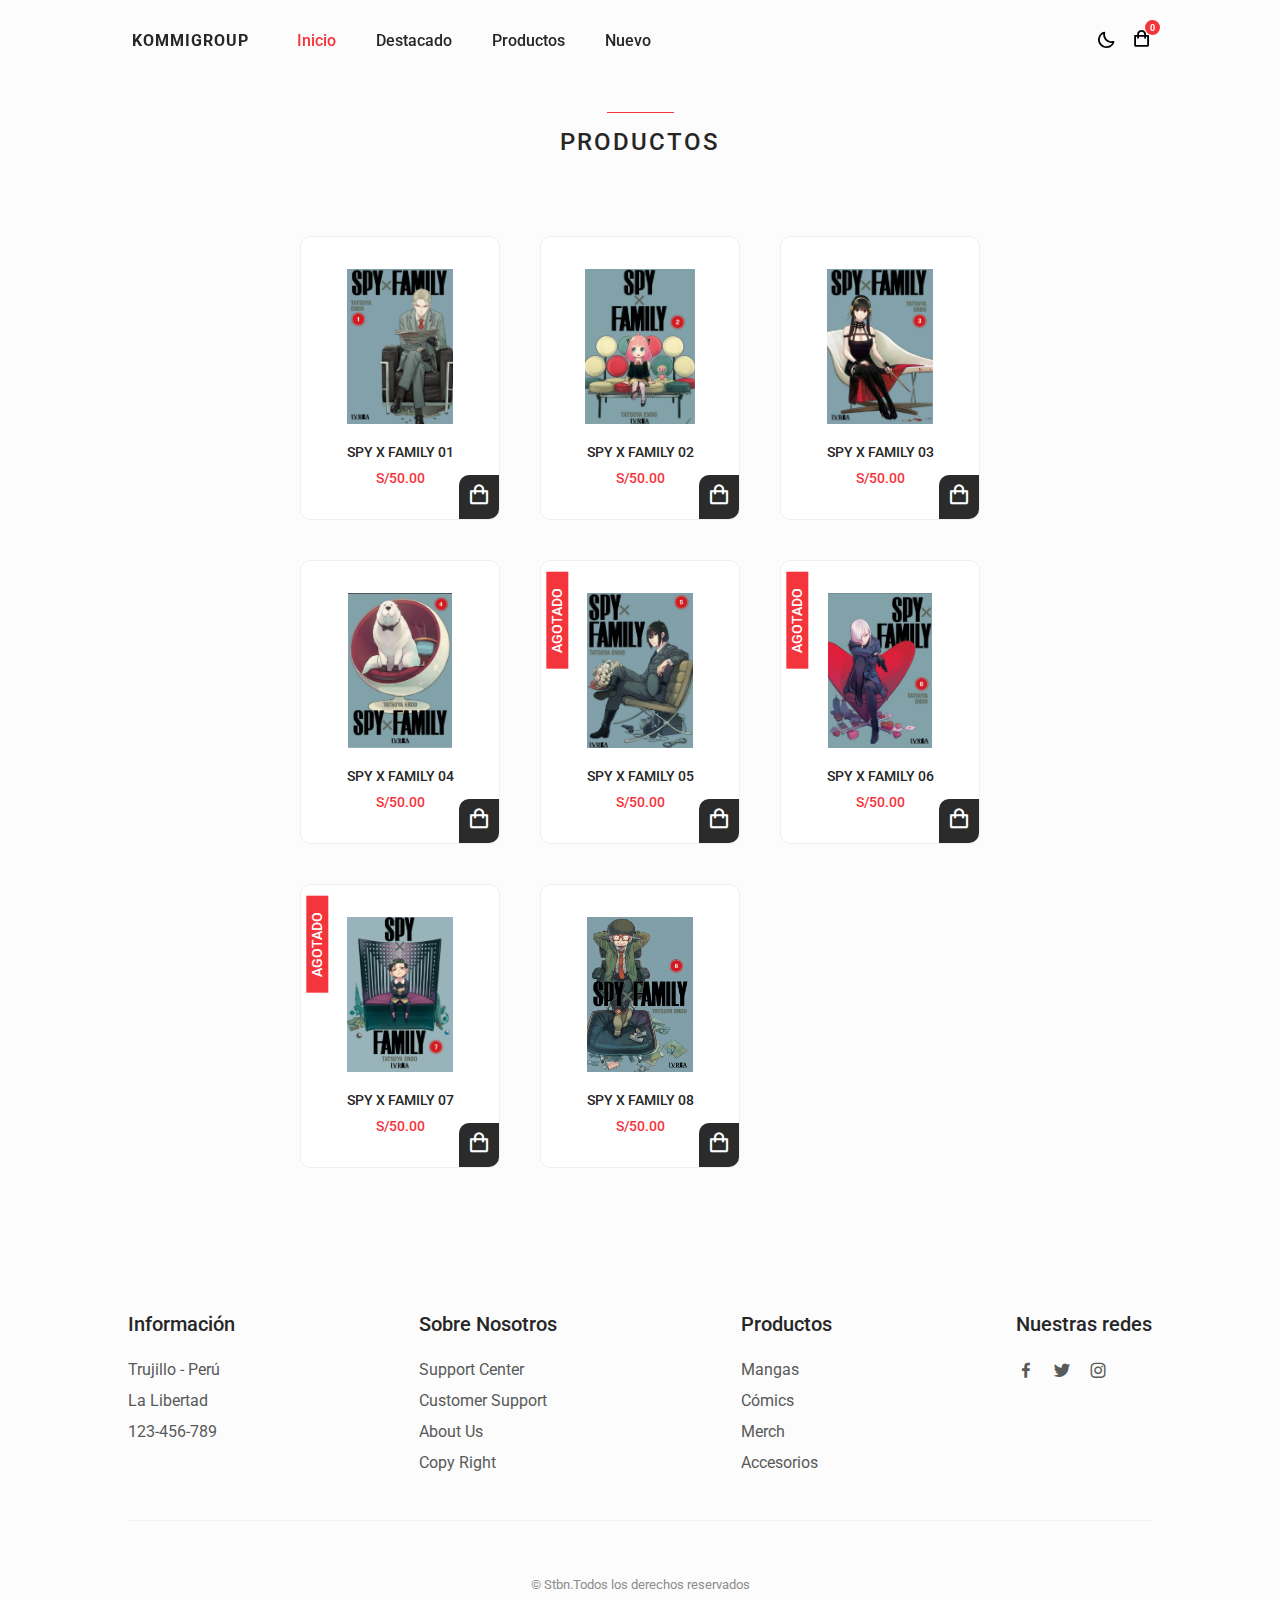
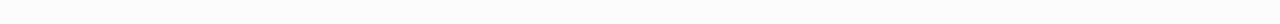
<file: spy.html>
<!DOCTYPE html>
<html lang="en">

<head>
    <meta charset="UTF-8">
    <meta name="viewport" content="width=device-width, initial-scale=1.0">
    <!--=============== BOXICONS ===============-->
    <link rel="stylesheet" href="https://cdn.jsdelivr.net/npm/boxicons@latest/css/boxicons.min.css">
    <!--=============== CSS ===============-->
    <link rel="stylesheet" href="assets/css/styles.css">
    <!--=============== FAVICON ===============-->
    <link rel="shortcut icon" href="assets/img/check-shield-regular-24.png" type="image/x-icon">
    <title>KOMMISTORE</title>
</head>

<body>


    <!--==================== HEADER ====================-->
    <header class="header" id="header">
        <nav class="nav container">
            <a href="index.html" class="nav__logo">
                <i class='nav__logo-icon'></i> KOMMIGROUP
            </a>

            <div class="nav__menu" id="nav-menu">
                <ul class="nav__list">
                    <li class="nav__item">
                        <a href="index.html" class="nav__link active-link">Inicio</a>
                    </li>
                    <li class="nav__item">
                        <a href="#featured" class="nav__link">Destacado</a>
                    </li>
                    <li class="nav__item">
                        <a href="#products" class="nav__link">Productos</a>
                    </li>
                    <li class="nav__item">
                        <a href="#new" class="nav__link">Nuevo</a>
                    </li>
                </ul>

                <div class="nav__close" id="nav-close">
                    <i class='bx bx-x'></i>
                </div>
            </div>

            <div class="nav__btns">
                <!-- Theme change button -->
                <i class='bx bx-moon change-theme' id="theme-button"></i>

                <div class="nav__shop cart__icon" id="cart-shop">
                    <i class='bx bx-shopping-bag '></i>
                    <span class="cart__counter">0</span>
                </div>

                <div class="nav__toggle" id="nav-toggle">
                    <i class='bx bx-grid-alt'></i>
                </div>
        </nav>
    </header>

    <!--==================== CART ====================-->
    <div id="cart" class="cart">
        <div class="cart__header">
            <h2 class="cart__title-center">Carrito de compras</h2>
            <span id="cart-close" class="cart__close"><i class="bx bx-x"></i></span>
        </div>
        <div class="cart__container">
            <!-- Contenido dinámico del carrito -->
        </div>
        <div class="cart__prices">
            <span class="cart__prices-item">0 items</span>
            <span class="cart__prices-total">$0.00</span>
        </div>
        <div class="cart__buy">
            <button id="cart-button" class="cart__button button">Comprar</button>
        </div>
    </div>


    <!--==================== MAIN ====================-->
    <main class="main">

        <!--==================== PRODUCTS ====================-->
        <section class="products section container" id="products">
            <h2 class="section__title">
                Productos
            </h2>

            <div class="products__container grid">

                <article class="products__card">
                    <img src="assets/img/spy1.jpeg" alt="" class="products__img">

                    <h3 class="products__title">SPY x FAMILY 01</h3>
                    <span class="products__price">S/50.00</span>

                    <button class="products__button">
                        <i class='bx bx-shopping-bag'></i>
                    </button>
                </article>

                <article class="products__card">
                    <img src="assets/img/spy2.jpeg" alt="" class="products__img">

                    <h3 class="products__title">SPY x FAMILY 02</h3>
                    <span class="products__price">S/50.00</span>

                    <button class="products__button">
                        <i class='bx bx-shopping-bag'></i>
                    </button>
                </article>

                <article class="products__card">
                    <img src="assets/img/spy3.jpeg" alt="" class="products__img">

                    <h3 class="products__title">SPY x FAMILY 03</h3>
                    <span class="products__price">S/50.00</span>

                    <button class="products__button">
                        <i class='bx bx-shopping-bag'></i>
                    </button>
                </article>

                <article class="products__card">
                    <img src="assets/img/spy4.jpeg" alt="" class="products__img">

                    <h3 class="products__title">SPY x FAMILY 04</h3>
                    <span class="products__price">S/50.00</span>

                    <button class="products__button">
                        <i class='bx bx-shopping-bag'></i>
                    </button>
                </article>

                <article class="products__card">
                    <span class="product__tag">Agotado</span>
                    <img src="assets/img/spy5.jpeg" alt="" class="products__img">

                    <h3 class="products__title">SPY x FAMILY 05</h3>
                    <span class="products__price">S/50.00</span>

                    <button class="products__button">
                        <i class='bx bx-shopping-bag'></i>
                    </button>
                </article>

                <article class="products__card">
                    <span class="product__tag">Agotado</span>
                    <img src="assets/img/spy6.jpeg" alt="" class="products__img">

                    <h3 class="products__title">SPY x FAMILY 06</h3>
                    <span class="products__price">S/50.00</span>

                    <button class="products__button">
                        <i class='bx bx-shopping-bag'></i>
                    </button>
                </article>

                <article class="products__card">
                    <span class="product__tag">Agotado</span>
                    <img src="assets/img/spy7.jpeg" alt="" class="products__img">

                    <h3 class="products__title">SPY x FAMILY 07</h3>
                    <span class="products__price">S/50.00</span>

                    <button class="products__button">
                        <i class='bx bx-shopping-bag'></i>
                    </button>
                </article>

                <article class="products__card">
                    <img src="assets/img/spy8.jpeg" alt="" class="products__img">

                    <h3 class="products__title">SPY x FAMILY 08</h3>
                    <span class="products__price">S/50.00</span>

                    <button class="products__button">
                        <i class='bx bx-shopping-bag'></i>
                    </button>
                </article>


            </div>
        </section>


    </main>
    <!--==================== FOOTER ====================-->
    <footer class="footer section">
        <div class="footer__container container grid">
            <div class="footer__content">
                <h3 class="footer__title">Información</h3>

                <ul class="footer__list">
                    <li>Trujillo - Perú</li>
                    <li>La Libertad</li>
                    <li>123-456-789</li>
                </ul>
            </div>
            <div class="footer__content">
                <h3 class="footer__title">Sobre Nosotros</h3>

                <ul class="footer__links">
                    <li>
                        <a href="#" class="footer__link">Support Center</a>
                    </li>
                    <li>
                        <a href="#" class="footer__link">Customer Support</a>
                    </li>
                    <li>
                        <a href="#" class="footer__link">About Us</a>
                    </li>
                    <li>
                        <a href="#" class="footer__link">Copy Right</a>
                    </li>
                </ul>
            </div>

            <div class="footer__content">
                <h3 class="footer__title">Productos</h3>

                <ul class="footer__links">
                    <li>
                        <a href="#" class="footer__link">Mangas</a>
                    </li>
                    <li>
                        <a href="#" class="footer__link">Cómics</a>
                    </li>
                    <li>
                        <a href="#" class="footer__link">Merch</a>
                    </li>
                    <li>
                        <a href="#" class="footer__link">Accesorios</a>
                    </li>
                </ul>
            </div>

            <div class="footer__content">
                <h3 class="footer__title">Nuestras redes</h3>

                <ul class="footer__social">
                    <a href="https://www.facebook.com/" target="_blank" class="footer__social-link">
                        <i class='bx bxl-facebook'></i>
                    </a>

                    <a href="https://twitter.com/" target="_blank" class="footer__social-link">
                        <i class='bx bxl-twitter'></i>
                    </a>

                    <a href="https://www.instagram.com/" target="_blank" class="footer__social-link">
                        <i class='bx bxl-instagram'></i>
                    </a>
                </ul>
            </div>
        </div>

        <span class="footer__copy">&#169; Stbn.Todos los derechos reservados</span>
    </footer>

    <!--=============== MAIN JS ===============-->
    <script src="assets/javascript/main.js"></script>

</body>

</html>
</file>
<file: assets/css/styles.css>
/*=============== GOOGLE FONTS ===============*/
@import url("https://fonts.googleapis.com/css2?family=Roboto:wght@400;500;700&display=swap");

/*=============== VARIABLES CSS ===============*/
:root {
  --header-height: 3.5rem;

  /*========== Colors ==========*/
  --first-color: #f4353c;
  --button-color: hsl(0, 0%, 17%);
  --button-color-alt: hsl(0, 0%, 21%);
  --title-color: hsl(0, 0%, 15%);
  --text-color: hsl(0, 0%, 35%);
  --text-color-light: hsl(0, 0%, 55%);
  --body-color: hsl(0, 0%, 99%);
  --container-color: #fff;
  --border-color: hsl(0, 0%, 94%);

  /*========== Font and typography ==========*/
  --body-font: 'Roboto', sans-serif;
  --biggest-font-size: 2rem;
  --h1-font-size: 1.5rem;
  --h2-font-size: 1.25rem;
  --h3-font-size: 1rem;
  --normal-font-size: .938rem;
  --small-font-size: .813rem;
  --smaller-font-size: .75rem;

  /*========== Font weight ==========*/
  --font-medium: 500;
  --font-bold: 700;

  /*========== Margenes Bottom ==========*/
  --mb-0-5: .5rem;
  --mb-0-75: .75rem;
  --mb-1: 1rem;
  --mb-1-5: 1.5rem;
  --mb-2: 2rem;
  --mb-2-5: 2.5rem;
  --mb-3: 3rem;

  /*========== z index ==========*/
  --z-tooltip: 10;
  --z-fixed: 100;
}

@media screen and (min-width: 968px) {
  :root {
    --biggest-font-size: 2.5rem;
    --h1-font-size: 2.25rem;
    --h2-font-size: 1.5rem;
    --h3-font-size: 1.25rem;
    --normal-font-size: 1rem;
    --small-font-size: .875rem;
    --smaller-font-size: .813rem;
  }
}

/*=============== BASE ===============*/
* {
  box-sizing: border-box;
  padding: 0;
  margin: 0;
}

html {
  scroll-behavior: smooth;
}

body,
button,
input {
  font-family: var(--body-font);
  font-size: var(--normal-font-size);
}

body {
  margin: 0;
  background-color: var(--body-color);
  color: var(--text-color);
  /*For animation dark mode*/
  transition: .4s;
}

h1, h2, h3, h4 {
  color: var(--title-color);
  font-weight: var(--font-medium);
}

ul {
  list-style: none;
}

a {
  text-decoration: none;
}

img {
  max-width: 100%;
  height: auto;
}

button {
  cursor: pointer;
  border: none;
  outline: none;
}

/*=============== THEME ===============*/
/*========== Variables Dark theme ==========*/
body.dark-theme {
  --first-color: hsl(31, 76%, 74%);
  --button-color: hsl(0, 0%, 24%);
  --button-color-alt: hsl(0, 0%, 28%);
  --title-color: hsl(0, 0%, 95%);
  --text-color: hsl(0, 0%, 75%);
  --body-color: hsl(0, 0%, 12%);
  --container-color: hsl(0, 0%, 16%);
  --border-color: hsl(0, 0%, 20%);
}

/*========== Button Dark/Light ==========*/
.change-theme {
  color: hsl(0, 0%, 0%);
  font-size: 1.25rem;
  cursor: pointer;
}

/*========== 
    Color changes in some parts of 
    the website, in dark theme 
==========*/
.dark-theme .change-theme,
.dark-theme .nav__toggle,
.dark-theme .nav__shop,
.dark-theme .button--gray {
  color: hsl(0, 0%, 100%);
}

.dark-theme .scroll-header {
  box-shadow: 0 1px 4px hsla(0, 0%, 4%, .3);
}

.scroll-header .change-theme,
.scroll-header .nav__toggle,
.scroll-header .nav__shop {
  color: var(--title-color);
}

.dark-theme::-webkit-scrollbar {
  background: hsl(0, 0%, 30%);
}

/*=============== REUSABLE CSS CLASSES ===============*/
.container {
  max-width: 1024px;
  margin-left: var(--mb-1-5);
  margin-right: var(--mb-1-5);
}

.grid {
  display: grid;
}

.main {
  overflow: hidden;
}

.section {
  padding: 6.5rem 0 1rem;
}

.section__title {
  position: relative;
  font-size: var(--h3-font-size);
  margin-bottom: var(--mb-3);
  text-transform: uppercase;
  letter-spacing: 2px;
  text-align: center;
}

.section__title::before {
  content: '';
  position: absolute;
  top: -1rem;
  left: 0;
  right: 0;
  margin: 0 auto;
  width: 67px;
  height: 1px;
  background-color: var(--first-color);
}

/*=============== HEADER & NAV ===============*/
.header {
  width: 100%;
  background: transparent;
  position: fixed;
  top: 0;
  left: 0;
  z-index: var(--z-fixed);
  /*For animation dark mode*/
  transition: .4s;
}

.nav {
  height: var(--header-height);
  display: flex;
  justify-content: space-between;
  align-items: center;
}

.nav__logo{
  color: var(--title-color);
}
.nav__toggle, 
.nav__shop, 
.nav__close {
  color: hsl(0, 0%, 0%);}

.nav__logo {
  text-transform: uppercase;
  font-weight: var(--font-bold);
  letter-spacing: 1px;
  display: inline-flex;
  align-items: center;
  column-gap: .25rem;
}

.nav__logo-icon {
  font-size: 1.25rem;
}

.nav__btns {
  display: flex;
  align-items: center;
  column-gap: 1rem;
}

.nav__toggle, 
.nav__shop {
  font-size: 1.25rem;
  cursor: pointer;
}

@media screen and (max-width: 767px) {
  .nav__menu {
    position: fixed;
    background-color: var(--body-color);
    top: 0;
    right: -100%;
    width: 100%;
    height: 100%;
    padding: 6rem 2rem 3.5rem;
    transition: .3s;
  }
}

.nav__list {
  display: flex;
  flex-direction: column;
  align-items: center;
  row-gap: 2rem;
}

.nav__link {
  color: var(--title-color);
  font-weight: var(--font-medium);
  text-transform: uppercase;
  font-size: var(--h2-font-size);
  transition: .3s;
}

.nav__link:hover {
  color: var(--first-color);
}

.nav__close {
  font-size: 2rem;
  position: absolute;
  top: .9rem;
  right: 1.25rem;
  cursor: pointer;
}

/* Show menu */
.show-menu {
  right: 0;
}

/* Change background header */
.scroll-header {
  background-color: var(--body-color);
  box-shadow: 0 1px 4px hsla(0, 4%, 15%, .10);
}

/* Active link */
.active-link {
  color: var(--first-color);
}

/*=============== HOME ===============*/
.home__container {
  position: relative;
  row-gap: 2.5rem;
}

.home__img {
  width: 240px;
}

.home__img-bg {
  background-color: var(--first-color);
  width: 258px;
  height: 430px;
  padding-bottom: 2rem;
  display: flex;
  justify-content: center;
  align-items: flex-end;
  justify-self: flex-end;
  transform: translateX(1.5rem);
}

.home__social {
  position: absolute;
  top: 35%;
  left: -5rem;
  transform: rotate(-90deg);
  display: flex;
  column-gap: 1rem;
}

.home__social-link {
  font-size: var(--smaller-font-size);
  color: var(--text-color-light);
  transition: .3s;
}

.home__social-link:hover {
  color: var(--title-color);
}

.home__title {
  font-size: var(--biggest-font-size);
  font-weight: var(--font-bold);
  margin-bottom: var(--mb-1);
}

.home__description {
  margin-bottom: var(--mb-1-5);
}

.home__price {
  display: inline-block;
  font-size: var(--h2-font-size);
  font-weight: var(--font-medium);
  color: var(--first-color);
  margin-bottom: var(--mb-3);
}

.home__btns {
  display: flex;
  align-items: center;
}

.home__button {
  box-shadow: 0 12px 24px hsla(0, 0%, 10%, .2);
}

/*=============== BUTTONS ===============*/
.button {
  display: inline-block;
  border-radius: 0.5rem;
  background-color: var(--button-color);
  color: #FFF;
  padding: 1.25rem 2rem;
  font-weight: var(--font-medium);
  transition: .3s;
}

.button:hover {
  background-color: var(--button-color-alt);
}

.button--gray {
  background-color: hsl(0, 0%, 75%);
  color: var(--title-color);
}

.button--gray:hover {
  background-color: hsl(0, 0%, 63%);
}

.button--small {
  padding: 1rem 1.5rem;
}

/*=============== FEATURED ===============*/
.featured__container {
  row-gap: 2.5rem;
}

.featured__card {
  position: relative;
  text-align: center;
  background-color: var(--container-color);
  padding-top: 2rem;
  border: 1px solid var(--border-color);
  overflow-y: hidden;
  transition: .3s;
}

.featured__tag {
  background-color: var(--first-color);
  padding: .5rem 1rem;
  color: #fff;
  text-transform: uppercase;
  font-size: var(--small-font-size);
  font-weight: var(--font-medium);
  position: absolute;
  transform: rotate(-90deg);
  left: -1rem;
  top: 3rem;
}

.unnamed__tag{
  background-color: var(--title-color);
  padding: .5rem 1rem;
  color: #fff;
  text-transform: uppercase;
  font-size: var(--small-font-size);
  font-weight: var(--font-medium);
  position: absolute;
  transform: rotate(-90deg);
  left: -0.4rem;
  top: 7.5rem;
}

.featured__img {
  height: 214px;
  margin-bottom: var(--mb-1);
}

.featured__title, 
.featured__price {
  font-size: var(--h3-font-size);
  font-weight: var(--font-bold);
}

.featured__title {
  text-transform: uppercase;
  margin-bottom: var(--mb-0-75);
}

.featured__price {
  display: block;
  color: var(--first-color);
  transition: .3s;
}

.featured__button {
  font-size: var(--small-font-size);
  transform: translateY(1rem);
  opacity: 0;
}

.featured__card:hover {
  box-shadow: 0 12px 32px hsla(0, 0%, 20%, .1);
  padding: 2rem 0 3rem 0;
}

.featured__card:hover .featured__button {
  transform: translateY(0);
  opacity: 1;
}

.featured__card:hover .featured__price {
  margin-bottom: var(--mb-1-5);
}

/*=============== STORY ===============*/
.story__container {
  row-gap: 7.5rem;
}

.story__title {
  font-size: var(--h1-font-size);
  margin-bottom: var(--mb-1);
}

.story__description {
  margin-bottom: var(--mb-2-5);
}

.story__images {
  position: relative;
}

.story__img, 
.story__square {
  width: 250px;
}

.story__square {
  height: 250px;
  background-color: var(--first-color);
}

.story__img {
  position: absolute;
  left: 3rem;
  top: -3rem;
}














/*=============== SPECIALTY ===============*/
.speciality__button{
  margin-left: 1.25rem;
}

.speciality__category{
  margin-top: 4rem;
  display: grid;
  grid-template-columns: 200px;
  justify-content: center;
  row-gap: 2.5rem;
}

.speciality__img{
  width: 60px;
  margin-bottom: 1rem;
  transition: .4s;
}

.speciality__group{
  text-align: center;
}

.speciality__title{
  font-size: var(--h2-font-size);
  margin-bottom: .25rem;
}

.speciality__group:hover .speciality__img{
  transform: translateY(-.25rem);
}




























/*=============== PRODUCTS ===============*/
.products__container {
  grid-template-columns: repeat(2, 1fr);
  gap: 2rem;
}

.products__card {
  position: relative;
  background-color: var(--container-color);
  padding: 1.25rem 0;
  border-radius: 10px;
  border: 1px solid var(--border-color);
  text-align: center;
  transition: .3s;
}


.product__tag {
  background-color: var(--first-color);
  padding: .2rem 1rem;
  color: #fff;
  text-transform: uppercase;
  font-size: var(--small-font-size);
  font-weight: var(--font-medium);
  position: absolute;
  transform: rotate(-90deg);
  left: -2rem;
  top: 3rem;
}




.products__img {
  height: 125px;
  margin-bottom: var(--mb-1);
}

.products__title, 
.products__price {
  font-size: var(--small-font-size);
  font-weight: var(--font-medium);
}

.products__title {
  text-transform: uppercase;
  margin-bottom: var(--mb-0-5);
}

.products__price {
  color: var(--first-color);
}

.products__button {
  background-color: var(--button-color);
  padding: .4rem;
  border-radius: 10px 0;
  color: #fff;
  font-size: 1.25rem;
  position: absolute;
  right: 0;
  bottom: 0;
  transition: .3s;
}

.products__button:hover {
  background-color: var(--button-color-alt);
}

.products__card:hover {
  box-shadow: 0 8px 32px hsla(0, 0%, 10%, .1);
}

/*=============== TESTIMONIAL ===============*/
.testimonial__container {
  row-gap: 4rem;
}

.testimonial__quote {
  display: inline-flex;
  background-color: var(--container-color);
  padding: .5rem .75rem;
  font-size: 1.5rem;
  color: var(--first-color);
  box-shadow: 0 4px 12px hsla(0, 0%, 20%, .1);
  margin-bottom: var(--mb-2);
}

.testimonial__description {
  margin-bottom: var(--mb-1);
}

.testimonial__date {
  font-size: var(--normal-font-size);
  margin-bottom: var(--mb-2);
}

.testimonial__perfil {
  display: flex;
  align-items: center;
  column-gap: 1rem;
  margin-bottom: 7rem;
}

.testimonial__perfil-img {
  width: 60px;
  height: 60px;
  border-radius: 3rem;
}

.testimonial__perfil-data {
  display: flex;
  flex-direction: column;
  row-gap: .5rem;
}

.testimonial__perfil-name {
  font-size: var(--h3-font-size);
  font-weight: var(--font-medium);
  color: var(--title-color);
}

.testimonial__perfil-detail {
  font-size: var(--small-font-size);
}

.testimonial__images {
  position: relative;
}

.testimonial__img, 
.testimonial__square {
  width: 250px;
}

.testimonial__square {
  height: 250px;
  background-color: var(--first-color);
  margin-left: auto;
}

.testimonial__img {
  position: absolute;
  right: 2rem;
  top: 3rem;
}

.testimonial-swiper {
  margin-left: initial;
  margin-right: initial;
}

.swiper-button-prev:after,
.swiper-button-next:after {
  content: '';
}

/* Swiper class */
.swiper-button-next,
.swiper-button-prev {
  top: initial;
  bottom: 5%;
  width: initial;
  height: initial;
  background-color: var(--container-color);
  box-shadow: 0 4px 12px hsla(0, 0%, 20%, .1);
  padding: .25rem;
  font-size: 1.5rem;
  color: var(--first-color);
}

.swiper-button-next {
  right: initial;
  left: 4rem;
}

/*=============== NEW ===============*/
.new__card {
  position: relative;
  text-align: center;
  background-color: var(--container-color);
  padding-top: 2rem;
  border: 1px solid var(--border-color);
  overflow-y: hidden;
  transition: .3s;
}

.new__tag {
  background-color: var(--first-color);
  padding: .5rem 1rem;
  color: #fff;
  text-transform: uppercase;
  font-size: var(--small-font-size);
  font-weight: var(--font-medium);
  position: absolute;
  top: 1rem;
  right: 1rem;
  transition: .3s;
}

.new__img {
  height: 215px;
  margin-bottom: var(--mb-1);
}

.new__title, 
.new__price {
  font-size: var(--h3-font-size);
  font-weight: var(--font-bold);
}

.new__title {
  text-transform: uppercase;
  margin-bottom: var(--mb-0-75);
}

.new__price {
  display: block;
  color: var(--first-color);
  transition: .3s;
}

.new__button {
  font-size: var(--small-font-size);
  transform: translateY(1rem);
  opacity: 0;
}

.new__card:hover {
  background-color: var(--first-color);
  box-shadow: 0 12px 32px hsla(0, 0%, 20%, .1);
  padding: 2rem 0 3rem 0;
}

.new__card:hover .new__tag {
  background-color: var(--button-color);
}

.new__card:hover .new__button {
  transform: translateY(0);
  opacity: 1;
}

.new__card:hover .new__title {
  color: hsl(0, 0%, 15%);
}

.new__card:hover .new__price {
  color: hsl(0, 0%, 15%);
  margin-bottom: var(--mb-1-5);
}

/*=============== NEWSLETTER ===============*/
.newsletter__bg {
  background-color: var(--first-color);
  padding: 3rem 1.5rem;
  text-align: center;
  row-gap: 2.5rem;
}

.newsletter__title {
  font-size: var(--h1-font-size);
  color: hsl(0, 0%, 15%);
  margin-bottom: var(--mb-1-5);
}

.newsletter__description {
  color: hsl(0, 0%, 35%);
}

.newsletter__subscribe {
  display: flex;
  flex-direction: column;
  row-gap: .75rem;
}

.newsletter__input {
  border: none;
  outline: none;
  background-color: hsl(0, 0%, 94%);
  padding: 1.25rem 1rem;
  color: hsl(0, 0%, 15%);
}

/*=============== FOOTER ===============*/
.footer__container {
  row-gap: 2rem;
  border-bottom: 1px solid var(--border-color);
  padding-bottom: 3rem;
}

.footer__title {
  font-size: var(--h2-font-size);
  margin-bottom: var(--mb-1-5);
}

.footer__list, 
.footer__links {
  display: flex;
  flex-direction: column;
  row-gap: .75rem;
}

.footer__link {
  color: var(--text-color);
}

.footer__link:hover {
  color: var(--title-color);
}

.footer__social {
  display: flex;
  column-gap: 1rem;
}

.footer__social-link {
  font-size: 1.25rem;
  color: var(--text-color);
}

.footer__social-link:hover {
  color: var(--title-color);
}

.footer__copy {
  display: block;
  margin: 3.5rem 0 1rem 0;
  text-align: center;
  font-size: var(--smaller-font-size);
  color: var(--text-color-light);
}

/*=============== SCROLL UP ===============*/
.scrollup {
  position: fixed;
  right: 1rem;
  bottom: -30%;
  background-color: var(--container-color);
  box-shadow: 0 4px 12px hsla(0, 0%, 20%, .1);
  display: inline-flex;
  padding: .25rem;
  z-index: var(--z-tooltip);
  opacity: .8;
  transition: .4s;
}

.scrollup:hover {
  opacity: 1;
}

.scrollup__icon {
  font-size: 1.5rem;
  color: var(--first-color);
}

/* Show Scroll Up*/
.show-scroll {
  bottom: 3rem;
}

/*=============== SCROLL BAR ===============*/
::-webkit-scrollbar {
  width: .6rem;
  background: hsl(0, 0%, 74%);
}

::-webkit-scrollbar-thumb {
  background: hsl(0, 0%, 17%);
}

/*=============== CART ===============*/


.cart {
  position: fixed;
  top: 0;
  right: -100%;
  width: 100%;
  height: 100%;
  padding: 3.5rem 2rem;
  transition: .4s;
  background-color: var(--body-color);
  z-index: var(--z-fixed);
  box-shadow: 0 2px 4px rgba(0, 0, 0, 0.1);
  overflow-y: auto; /* Habilitar desplazamiento vertical */
}

/* .cart__header {
  display: inline;
  align-items: center;
  justify-content: space-between;
  margin-bottom: 20px;
} */


.cart__title-center {
  font-size: var(--h2-font-size);
  text-align: center;
  margin-bottom: var(--mb-3);
}

.cart__close {
  font-size: 2rem;
  color: var(--title-color);
  position: absolute;
  top: 1.25rem;
  right: .9rem;
  cursor: pointer;
}

.cart__container {
  display: grid;
  row-gap: 1.5rem;
  max-height: 250px; 
  overflow-y: auto;
}

.cart__counter {
  position: absolute;
  top: -8px;
  right: -8px;
  display: flex;
  align-items: center;
  justify-content: center;
  width: 15px;
  height: 15px;
  border-radius: 50%;
  background-color: var(--first-color);
  color: #FFF;
  font-size: 9px;
  font-weight: var(--font-bold);
  z-index: 1;
}

.cart__icon {
  position: relative;
}

.cart__card {
  display: flex;
  align-items: center;
  column-gap: 1rem;
}

.cart__box {
  background-color: var(--container-color);
  padding: .75rem 1.25rem;
  border: 1px solid var(--border-color);
}

.cart__img {
  width: 50px;
}

.cart__title {
  font-size: var(--normal-font-size);
  margin-bottom: .5rem;
}

.cart__price {
  display: block;
  font-size: var(--small-font-size);
  color: var(--first-color);
  margin-bottom: var(--mb-1-5);
}

.cart__amount,
.cart__amount-content{
  display: flex;
  align-items: center;
}

.cart__amount{
  column-gap: 3rem;
}

.cart__amount-content{
  column-gap: 1rem;
}

.cart__amount-box {
  display: inline-flex;
  padding: .25rem;
  background-color: var(--container-color);
  border: 1px solid var(--border-color);
  cursor: pointer;
}

.cart__amount-trash {
  font-size: 1.15rem;
  color: var(--first-color);
  cursor: pointer;
}

.cart__prices {
  margin-top: 6rem;
  display: flex;
  justify-content: space-between;
}

.cart__prices-item, 
.cart__prices-total {
  color: var(--title-color);
}

.cart__prices-item {
  font-size: var(--small-font-size);
}

.cart__prices-total {
  font-size: var(--h3-font-size);
  font-weight: var(--font-medium);
}

.cart__buy {
  display: flex;
  justify-content: center;
  margin-top: 20px;
}

.cart__button {

  padding: 10px 20px;
  background-color: var(--button-color);
  color: #FFF;
  border: none;
  border-radius: 4px;
  font-size: 16px;
  cursor: pointer;
}

.cart__buy-button:hover {
  background-color: var(--button-color-alt);
}


/* Show cart */
.show-cart {
  right: 0;
}

/*=============== BREAKPOINTS ===============*/
/* For small devices */
@media screen and (max-width: 320px) {
  .container {
    margin-left: var(--mb-1);
    margin-right: var(--mb-1);
  }
  .home__img-bg {
    width: 220px;
  }
  .home__title {
    font-size: var(--h1-font-size);
  }
  .home__button {
    font-size: var(--smaller-font-size);
  }

  .story__square,
  .story__img,
  .testimonial__square,
  .testimonial__img {
    width: 180px;
  }

  .story__square,
  .testimonial__square {
    height: 180px;
  }

  .products__container {
    grid-template-columns: repeat(1, 180px);
    justify-content: center;
  }
}

/* For medium devices */
@media screen and (min-width: 576px) {
  .home__img-bg {
    width: 340px;
  }
  .speciality__category{
    grid-template-columns: repeat(2, 200px);
  }

  .featured__container {
    grid-template-columns: repeat(2, 1fr);
    justify-content: center;
    align-items: flex-start;
    gap: 1.5rem;
  }

  .products__button {
    padding: .5rem;
    font-size: 1.5rem;
  }
  

  .footer__container {
    grid-template-columns: repeat(2, 1fr);
  }
}

@media screen and (min-width: 767px) {
  .section {
    padding: 8rem 0 1rem;
  }

  .cart {
    width: 420px;
    box-shadow: -2px 0 4px hsla(0, 0%, 15%, .1);
  }

  .nav {
    height: calc(var(--header-height) + 1.5rem);
    justify-content: initial;
    column-gap: 3rem;
  }
  .nav__toggle, 
  .nav__close {
    display: none;
  }
  .nav__list {
    flex-direction: row;
    column-gap: 2.5rem;
  }
  .nav__link {
    text-transform: initial;
    font-size: var(--normal-font-size);
  }
  .nav__btns {
    margin-left: auto;
  }

  .home__container {
    padding-top: 6rem;
    grid-template-columns: 1fr max-content;
    align-items: center;
  }
  .home__img-bg {
    order: 1;
    transform: translate(1.5rem, -6rem);
  }
  .home__data {
    padding: 0 0 3rem 6rem;
  }
  .home__social {
    top: 47%;
    column-gap: 2rem;
  }

  .featured__title,
  .featured__price,
  .new__title,
  .new__price {
    font-size: var(--normal-font-size);
  }

  .story__container,
  .testimonial__container,
  .newsletter__bg {
    grid-template-columns: repeat(2, 1fr);
    align-items: center;
  }

  .story__section-title {
    text-align: initial;
  }
  .story__section-title::before {
    margin: initial;
  }
  .story__images {
    order: -1;
  }

  .products__container {
    grid-template-columns: repeat(3, 200px);
    justify-content: center;
    gap: 2.5rem;
  }
  .products__card {
    padding: 2rem 0;
  }
  .products__img {
    height: 155px;
  }

  .newsletter__bg {
    text-align: initial;
    column-gap: 2rem;
    padding: 4.5rem;
  }
  .newsletter__subscribe {
    flex-direction: row;
  }
  .newsletter__input {
    width: 100%;
  }

  .footer__container {
    grid-template-columns: repeat(4, max-content);
    justify-content: space-between;
  }
  .footer__title {
    font-size: var(--h3-font-size);
  }
}

@media screen and (min-width: 992px) {
  .section__title {
    font-size: var(--h2-font-size);
  }

  .home__container {
    column-gap: 2rem;
  }
  .home__img-bg {
    width: 480px;
    height: 680px;
  }
  .home__img {
    width: 420px;
  }
  .home__social {
    left: -6rem;
  }
  .home__data {
    padding: 0 0 8rem 6rem;
  }

  .featured__container {
    grid-template-columns: repeat(3, 312px);
    padding-top: 2rem;
  }
  
  .story__container,
  .testimonial__container {
    column-gap: 8rem;
  }

  .story__square,
  .story__img,
  .testimonial__square,
  .testimonial__img {
    width: 450px;
  }

  .story__square,
  .testimonial__square {
    height: 450px;
  }

  .products__container,
  .new__container {
    padding-top: 2rem;
  }

  .testimonial__container {
    padding-bottom: 4rem;
  }
}

/* For large devices */
@media screen and (min-width: 1024px) {
  .container {
    margin-left: auto;
    margin-right: auto;
  }
  
  .story__container,
  .testimonial__container {
    column-gap: 13rem;
  }

  .story__container {
    padding-top: 3rem;
  }
  .story__img {
    left: 5rem;
    top: -5rem;
  }

  .testimonial__img {
    right: 5rem;
    top: 5rem;
  }

  .scrollup {
    right: 3rem;
  }


  .speciality__group{
    text-align: initial;
  }

  .speciality__category{
    grid-template-columns: repeat(3, 250px);
    column-gap: 8rem;
  }

  .speciality__line{
    position: relative;
  }

  .speciality__line::before{
    content: '';
    width: 1px;
    height: 120px;
    background-color: var(--text-color-light);
    position: absolute;
    right: -5rem;
    top: 0;
    bottom: 0;
    margin: auto 0;
  }

  .speciality__img{
    width: 80px;
    margin-bottom: 1.5rem;
  }
}
</file>
